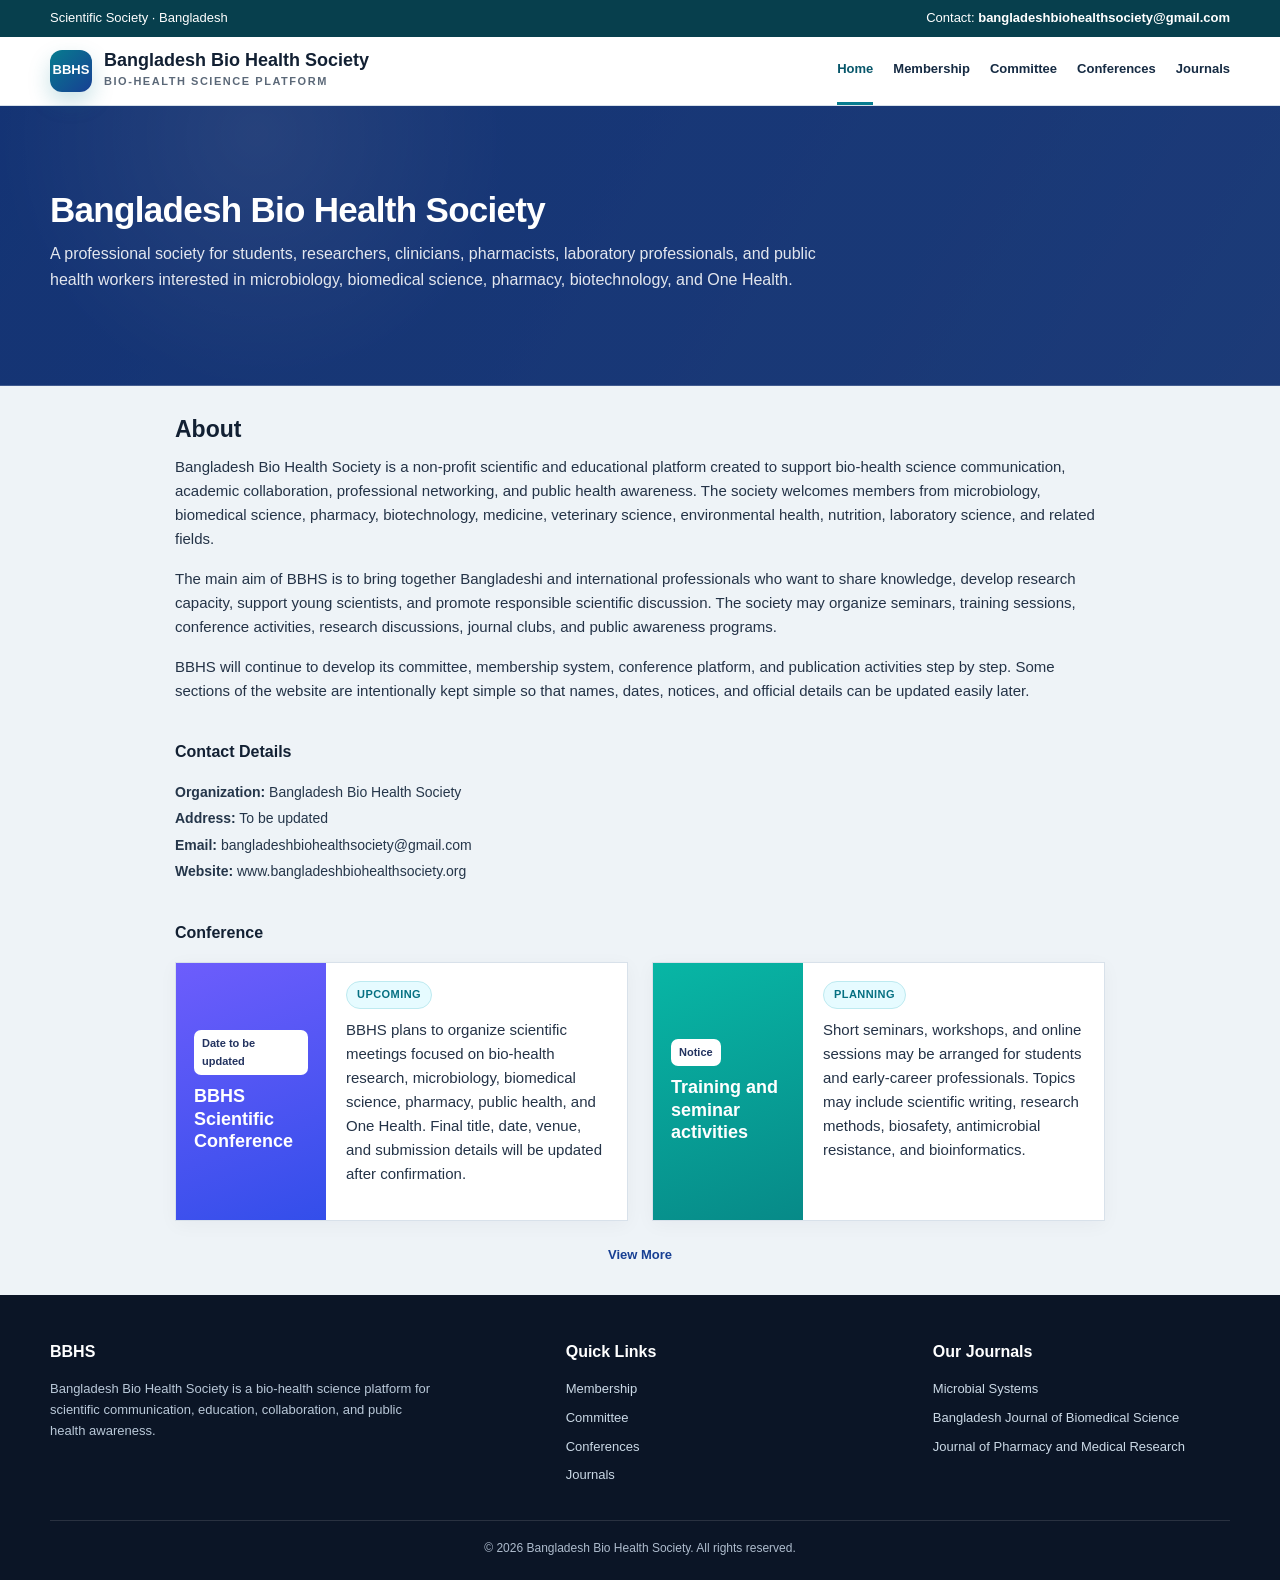
<file: index.html>
<!doctype html>
<html lang="en">
<head>
  <meta charset="utf-8">
  <meta name="viewport" content="width=device-width, initial-scale=1">
  <title>Bangladesh Bio Health Society</title>
  <meta name="description" content="Bangladesh Bio Health Society is a professional platform for bio-health science communication, education, collaboration, and public health awareness.">
  <link rel="stylesheet" href="style.css">
</head>
<body>
<div class="topbar">
  <div class="container">
    <div>Scientific Society · Bangladesh</div>
    <div>Contact: <a href="mailto:bangladeshbiohealthsociety@gmail.com">bangladeshbiohealthsociety@gmail.com</a></div>
  </div>
</div>
<header class="site-header">
  <div class="container nav">
    <a class="brand" href="index.html" aria-label="Bangladesh Bio Health Society home">
      <span class="brand-mark">BBHS</span>
      <span><strong>Bangladesh Bio Health Society</strong><small>Bio-health science platform</small></span>
    </a>
    <button class="nav-toggle" type="button" aria-expanded="false" aria-label="Open menu">Menu</button>
    <nav class="menu" aria-label="Main navigation">
      <a class="active" href="index.html">Home</a>
      <a href="membership.html">Membership</a>
      <a href="committee.html">Committee</a>
      <a href="conferences.html">Conferences</a>
      <a href="journals.html">Journals</a>
    </nav>
  </div>
</header>
<main>
  <section class="hero">
    <div class="container">
      <h1>Bangladesh Bio Health Society</h1>
      <p>A professional society for students, researchers, clinicians, pharmacists, laboratory professionals, and public health workers interested in microbiology, biomedical science, pharmacy, biotechnology, and One Health.</p>
    </div>
  </section>

  <section class="home-main">
    <div class="container content-box">
      <h2>About</h2>
      <p>Bangladesh Bio Health Society is a non-profit scientific and educational platform created to support bio-health science communication, academic collaboration, professional networking, and public health awareness. The society welcomes members from microbiology, biomedical science, pharmacy, biotechnology, medicine, veterinary science, environmental health, nutrition, laboratory science, and related fields.</p>
      <p>The main aim of BBHS is to bring together Bangladeshi and international professionals who want to share knowledge, develop research capacity, support young scientists, and promote responsible scientific discussion. The society may organize seminars, training sessions, conference activities, research discussions, journal clubs, and public awareness programs.</p>
      <p>BBHS will continue to develop its committee, membership system, conference platform, and publication activities step by step. Some sections of the website are intentionally kept simple so that names, dates, notices, and official details can be updated easily later.</p>

      <div class="contact-block">
        <h3>Contact Details</h3>
        <div class="contact-lines">
          <div><strong>Organization:</strong> Bangladesh Bio Health Society</div>
          <div><strong>Address:</strong> To be updated</div>
          <div><strong>Email:</strong> bangladeshbiohealthsociety@gmail.com</div>
          <div><strong>Website:</strong> www.bangladeshbiohealthsociety.org</div>
        </div>
      </div>

      <div class="home-conferences">
        <h3>Conference</h3>
        <div class="conference-row">
          <article class="conference-card">
            <div class="conference-date">
              <span class="date-pill">Date to be updated</span>
              <strong>BBHS Scientific Conference</strong>
            </div>
            <div class="conference-body">
              <span class="badge">Upcoming</span>
              <p>BBHS plans to organize scientific meetings focused on bio-health research, microbiology, biomedical science, pharmacy, public health, and One Health. Final title, date, venue, and submission details will be updated after confirmation.</p>
            </div>
          </article>
          <article class="conference-card">
            <div class="conference-date teal">
              <span class="date-pill">Notice</span>
              <strong>Training and seminar activities</strong>
            </div>
            <div class="conference-body">
              <span class="badge">Planning</span>
              <p>Short seminars, workshops, and online sessions may be arranged for students and early-career professionals. Topics may include scientific writing, research methods, biosafety, antimicrobial resistance, and bioinformatics.</p>
            </div>
          </article>
        </div>
        <a class="view-more" href="conferences.html">View More</a>
      </div>
    </div>
  </section>
</main>
<footer>
  <div class="container footer-main">
    <div>
      <h3>BBHS</h3>
      <p>Bangladesh Bio Health Society is a bio-health science platform for scientific communication, education, collaboration, and public health awareness.</p>
    </div>
    <div>
      <h3>Quick Links</h3>
      <div class="footer-links">
        <a href="membership.html">Membership</a>
        <a href="committee.html">Committee</a>
        <a href="conferences.html">Conferences</a>
        <a href="journals.html">Journals</a>
      </div>
    </div>
    <div>
      <h3>Our Journals</h3>
      <div class="footer-links">
        <a href="journals.html">Microbial Systems</a>
        <a href="journals.html">Bangladesh Journal of Biomedical Science</a>
        <a href="journals.html">Journal of Pharmacy and Medical Research</a>
      </div>
    </div>
  </div>
  <div class="container copyright">© 2026 Bangladesh Bio Health Society. All rights reserved.</div>
</footer>
<script src="script.js"></script>
</body>
</html>
</file>
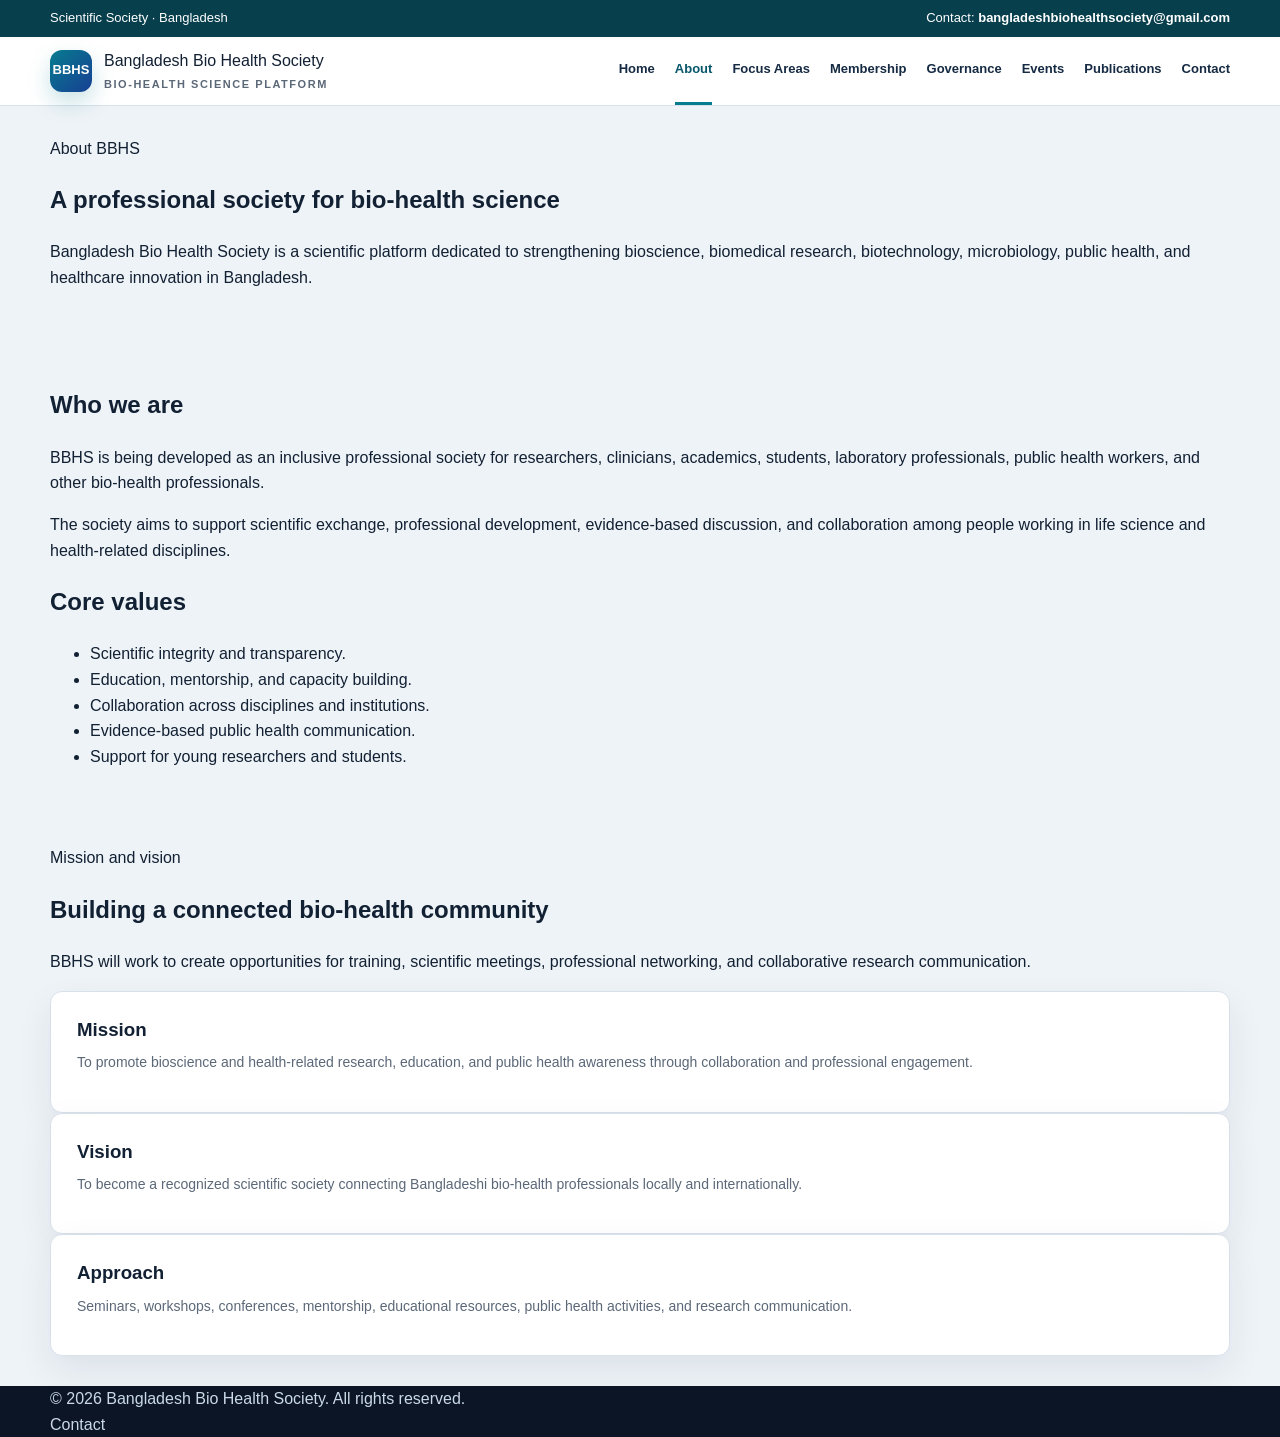
<file: about.html>
<!doctype html>
<html lang="en">
<head>
  <meta charset="utf-8">
  <meta name="viewport" content="width=device-width, initial-scale=1">
  <title>About | Bangladesh Bio Health Society</title>
  <meta name="description" content="About Bangladesh Bio Health Society.">
  <link rel="canonical" href="https://www.bangladeshbiohealthsociety.org/">
  <link rel="stylesheet" href="style.css">
</head>
<body>
<div class="topbar">
  <div class="container">
    <div>Scientific Society · Bangladesh</div>
    <div>Contact: <a href="mailto:bangladeshbiohealthsociety@gmail.com">bangladeshbiohealthsociety@gmail.com</a></div>
  </div>
</div>
<header class="site-header">
  <div class="container nav">
    <a class="brand" href="index.html" aria-label="Bangladesh Bio Health Society home">
      <span class="brand-mark">BBHS</span>
      <span>Bangladesh Bio Health Society <small>Bio-health science platform</small></span>
    </a>
    <nav class="menu" aria-label="Main navigation">
      <a class="" href="index.html">Home</a>
<a class="active" href="about.html">About</a>
<a class="" href="focus.html">Focus Areas</a>
<a class="" href="membership.html">Membership</a>
<a class="" href="governance.html">Governance</a>
<a class="" href="events.html">Events</a>
<a class="" href="publications.html">Publications</a>
<a class="" href="contact.html">Contact</a>
    </nav>
  </div>
</header>
<main>
  <section class="page-hero">
    <div class="container">
      <span class="eyebrow">About BBHS</span>
      <h1>A professional society for bio-health science</h1>
      <p>Bangladesh Bio Health Society is a scientific platform dedicated to strengthening bioscience, biomedical research, biotechnology, microbiology, public health, and healthcare innovation in Bangladesh.</p>
    </div>
  </section>
  <section>
    <div class="container about-grid">
      <div class="text-block">
        <h2>Who we are</h2>
        <p>BBHS is being developed as an inclusive professional society for researchers, clinicians, academics, students, laboratory professionals, public health workers, and other bio-health professionals.</p>
        <p>The society aims to support scientific exchange, professional development, evidence-based discussion, and collaboration among people working in life science and health-related disciplines.</p>
      </div>
      <div class="panel">
        <h2>Core values</h2>
        <ul class="checklist">
          <li>Scientific integrity and transparency.</li>
          <li>Education, mentorship, and capacity building.</li>
          <li>Collaboration across disciplines and institutions.</li>
          <li>Evidence-based public health communication.</li>
          <li>Support for young researchers and students.</li>
        </ul>
      </div>
    </div>
  </section>
  <section class="about-band">
    <div class="container">
      <div class="section-title"><div class="label">Mission and vision</div><h2>Building a connected bio-health community</h2><p>BBHS will work to create opportunities for training, scientific meetings, professional networking, and collaborative research communication.</p></div>
      <div class="cards">
        <article class="card"><h3>Mission</h3><p>To promote bioscience and health-related research, education, and public health awareness through collaboration and professional engagement.</p></article>
        <article class="card"><h3>Vision</h3><p>To become a recognized scientific society connecting Bangladeshi bio-health professionals locally and internationally.</p></article>
        <article class="card"><h3>Approach</h3><p>Seminars, workshops, conferences, mentorship, educational resources, public health activities, and research communication.</p></article>
      </div>
    </div>
  </section>
</main>
<footer>
  <div class="container">
    <div>© 2026 Bangladesh Bio Health Society. All rights reserved.</div>
    <div><a href="contact.html">Contact</a></div>
  </div>
</footer>
</body>
</html>
</file>
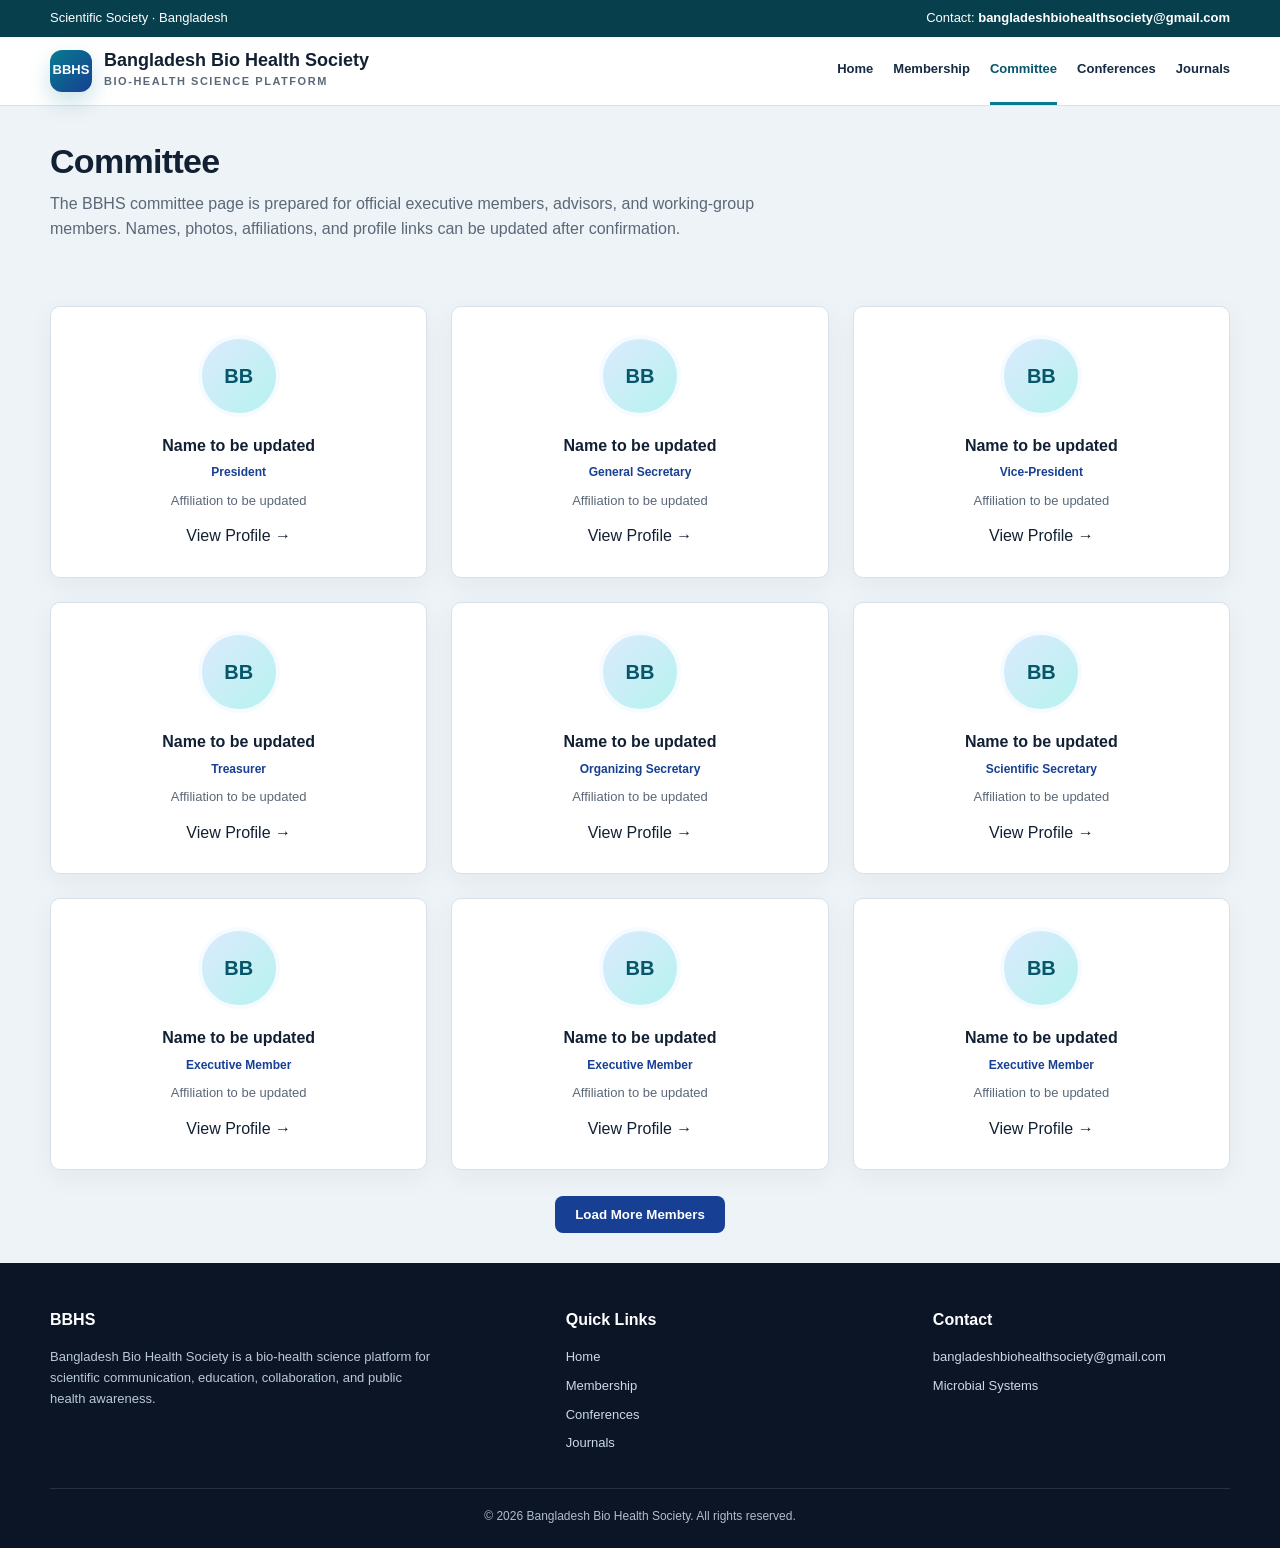
<file: committee.html>
<!doctype html>
<html lang="en">
<head>
  <meta charset="utf-8">
  <meta name="viewport" content="width=device-width, initial-scale=1">
  <title>Committee | Bangladesh Bio Health Society</title>
  <meta name="description" content="Committee members of Bangladesh Bio Health Society.">
  <link rel="stylesheet" href="style.css">
</head>
<body>
<div class="topbar">
  <div class="container">
    <div>Scientific Society · Bangladesh</div>
    <div>Contact: <a href="mailto:bangladeshbiohealthsociety@gmail.com">bangladeshbiohealthsociety@gmail.com</a></div>
  </div>
</div>
<header class="site-header">
  <div class="container nav">
    <a class="brand" href="index.html" aria-label="Bangladesh Bio Health Society home">
      <span class="brand-mark">BBHS</span>
      <span><strong>Bangladesh Bio Health Society</strong><small>Bio-health science platform</small></span>
    </a>
    <button class="nav-toggle" type="button" aria-expanded="false" aria-label="Open menu">Menu</button>
    <nav class="menu" aria-label="Main navigation">
      <a href="index.html">Home</a>
      <a href="membership.html">Membership</a>
      <a class="active" href="committee.html">Committee</a>
      <a href="conferences.html">Conferences</a>
      <a href="journals.html">Journals</a>
    </nav>
  </div>
</header>
<main>
  <section class="page-title">
    <div class="container">
      <h1>Committee</h1>
      <p>The BBHS committee page is prepared for official executive members, advisors, and working-group members. Names, photos, affiliations, and profile links can be updated after confirmation.</p>
    </div>
  </section>

  <section>
    <div class="container member-grid">
      <article class="member-card">
        <div class="avatar">BB</div>
        <h3>Name to be updated</h3>
        <div class="role">President</div>
        <p>Affiliation to be updated</p>
        <a href="#">View Profile →</a>
      </article>
      <article class="member-card">
        <div class="avatar">BB</div>
        <h3>Name to be updated</h3>
        <div class="role">General Secretary</div>
        <p>Affiliation to be updated</p>
        <a href="#">View Profile →</a>
      </article>
      <article class="member-card">
        <div class="avatar">BB</div>
        <h3>Name to be updated</h3>
        <div class="role">Vice-President</div>
        <p>Affiliation to be updated</p>
        <a href="#">View Profile →</a>
      </article>
      <article class="member-card">
        <div class="avatar">BB</div>
        <h3>Name to be updated</h3>
        <div class="role">Treasurer</div>
        <p>Affiliation to be updated</p>
        <a href="#">View Profile →</a>
      </article>
      <article class="member-card">
        <div class="avatar">BB</div>
        <h3>Name to be updated</h3>
        <div class="role">Organizing Secretary</div>
        <p>Affiliation to be updated</p>
        <a href="#">View Profile →</a>
      </article>
      <article class="member-card">
        <div class="avatar">BB</div>
        <h3>Name to be updated</h3>
        <div class="role">Scientific Secretary</div>
        <p>Affiliation to be updated</p>
        <a href="#">View Profile →</a>
      </article>
      <article class="member-card">
        <div class="avatar">BB</div>
        <h3>Name to be updated</h3>
        <div class="role">Executive Member</div>
        <p>Affiliation to be updated</p>
        <a href="#">View Profile →</a>
      </article>
      <article class="member-card">
        <div class="avatar">BB</div>
        <h3>Name to be updated</h3>
        <div class="role">Executive Member</div>
        <p>Affiliation to be updated</p>
        <a href="#">View Profile →</a>
      </article>
      <article class="member-card">
        <div class="avatar">BB</div>
        <h3>Name to be updated</h3>
        <div class="role">Executive Member</div>
        <p>Affiliation to be updated</p>
        <a href="#">View Profile →</a>
      </article>
      <article class="member-card hidden-members">
        <div class="avatar">BB</div>
        <h3>Name to be updated</h3>
        <div class="role">Advisory Member</div>
        <p>Affiliation to be updated</p>
        <a href="#">View Profile →</a>
      </article>
      <article class="member-card hidden-members">
        <div class="avatar">BB</div>
        <h3>Name to be updated</h3>
        <div class="role">Advisory Member</div>
        <p>Affiliation to be updated</p>
        <a href="#">View Profile →</a>
      </article>
      <article class="member-card hidden-members">
        <div class="avatar">BB</div>
        <h3>Name to be updated</h3>
        <div class="role">Working Group Member</div>
        <p>Affiliation to be updated</p>
        <a href="#">View Profile →</a>
      </article>
    </div>
    <button class="load-btn" data-load-members type="button">Load More Members</button>
  </section>
</main>
<footer>
  <div class="container footer-main">
    <div><h3>BBHS</h3><p>Bangladesh Bio Health Society is a bio-health science platform for scientific communication, education, collaboration, and public health awareness.</p></div>
    <div><h3>Quick Links</h3><div class="footer-links"><a href="index.html">Home</a><a href="membership.html">Membership</a><a href="conferences.html">Conferences</a><a href="journals.html">Journals</a></div></div>
    <div><h3>Contact</h3><div class="footer-links"><a href="mailto:bangladeshbiohealthsociety@gmail.com">bangladeshbiohealthsociety@gmail.com</a><a href="journals.html">Microbial Systems</a></div></div>
  </div>
  <div class="container copyright">© 2026 Bangladesh Bio Health Society. All rights reserved.</div>
</footer>
<script src="script.js"></script>
</body>
</html>
</file>
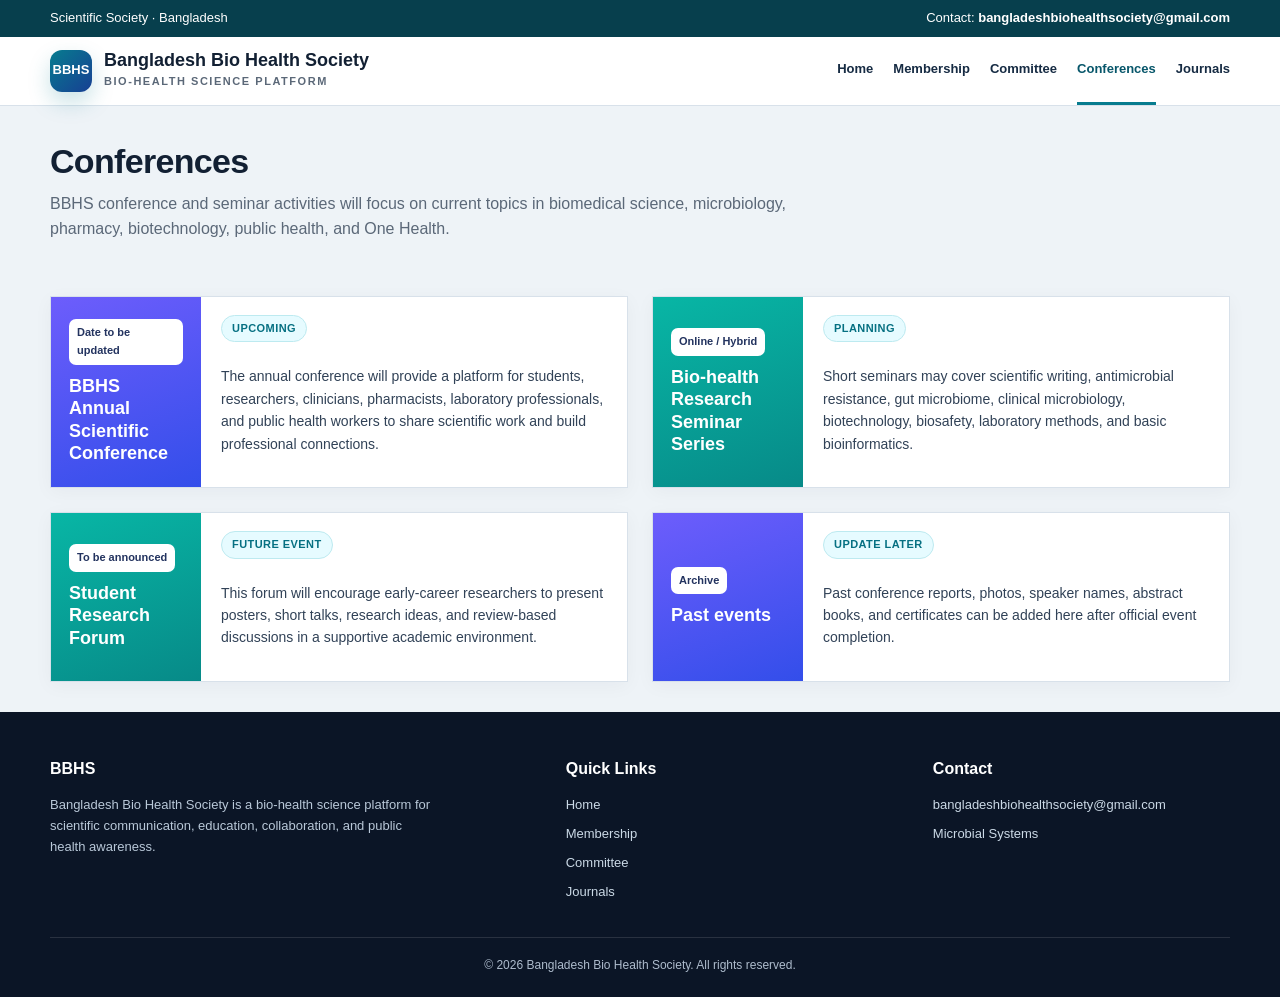
<file: conferences.html>
<!doctype html>
<html lang="en">
<head>
  <meta charset="utf-8">
  <meta name="viewport" content="width=device-width, initial-scale=1">
  <title>Conferences | Bangladesh Bio Health Society</title>
  <meta name="description" content="Conferences, seminars, and scientific events of Bangladesh Bio Health Society.">
  <link rel="stylesheet" href="style.css">
</head>
<body>
<div class="topbar"><div class="container"><div>Scientific Society · Bangladesh</div><div>Contact: <a href="mailto:bangladeshbiohealthsociety@gmail.com">bangladeshbiohealthsociety@gmail.com</a></div></div></div>
<header class="site-header"><div class="container nav"><a class="brand" href="index.html"><span class="brand-mark">BBHS</span><span><strong>Bangladesh Bio Health Society</strong><small>Bio-health science platform</small></span></a><button class="nav-toggle" type="button" aria-expanded="false" aria-label="Open menu">Menu</button><nav class="menu"><a href="index.html">Home</a><a href="membership.html">Membership</a><a href="committee.html">Committee</a><a class="active" href="conferences.html">Conferences</a><a href="journals.html">Journals</a></nav></div></header>
<main>
  <section class="page-title">
    <div class="container">
      <h1>Conferences</h1>
      <p>BBHS conference and seminar activities will focus on current topics in biomedical science, microbiology, pharmacy, biotechnology, public health, and One Health.</p>
    </div>
  </section>

  <section>
    <div class="container conference-row">
      <article class="conference-card">
        <div class="conference-date">
          <span class="date-pill">Date to be updated</span>
          <strong>BBHS Annual Scientific Conference</strong>
        </div>
        <div class="conference-body">
          <span class="badge">Upcoming</span>
          <p>The annual conference will provide a platform for students, researchers, clinicians, pharmacists, laboratory professionals, and public health workers to share scientific work and build professional connections.</p>
        </div>
      </article>
      <article class="conference-card">
        <div class="conference-date teal">
          <span class="date-pill">Online / Hybrid</span>
          <strong>Bio-health Research Seminar Series</strong>
        </div>
        <div class="conference-body">
          <span class="badge">Planning</span>
          <p>Short seminars may cover scientific writing, antimicrobial resistance, gut microbiome, clinical microbiology, biotechnology, biosafety, laboratory methods, and basic bioinformatics.</p>
        </div>
      </article>
      <article class="conference-card">
        <div class="conference-date teal">
          <span class="date-pill">To be announced</span>
          <strong>Student Research Forum</strong>
        </div>
        <div class="conference-body">
          <span class="badge">Future event</span>
          <p>This forum will encourage early-career researchers to present posters, short talks, research ideas, and review-based discussions in a supportive academic environment.</p>
        </div>
      </article>
      <article class="conference-card">
        <div class="conference-date">
          <span class="date-pill">Archive</span>
          <strong>Past events</strong>
        </div>
        <div class="conference-body">
          <span class="badge">Update later</span>
          <p>Past conference reports, photos, speaker names, abstract books, and certificates can be added here after official event completion.</p>
        </div>
      </article>
    </div>
  </section>
</main>
<footer>
  <div class="container footer-main"><div><h3>BBHS</h3><p>Bangladesh Bio Health Society is a bio-health science platform for scientific communication, education, collaboration, and public health awareness.</p></div><div><h3>Quick Links</h3><div class="footer-links"><a href="index.html">Home</a><a href="membership.html">Membership</a><a href="committee.html">Committee</a><a href="journals.html">Journals</a></div></div><div><h3>Contact</h3><div class="footer-links"><a href="mailto:bangladeshbiohealthsociety@gmail.com">bangladeshbiohealthsociety@gmail.com</a><a href="journals.html">Microbial Systems</a></div></div></div>
  <div class="container copyright">© 2026 Bangladesh Bio Health Society. All rights reserved.</div>
</footer>
<script src="script.js"></script>
</body>
</html>
</file>
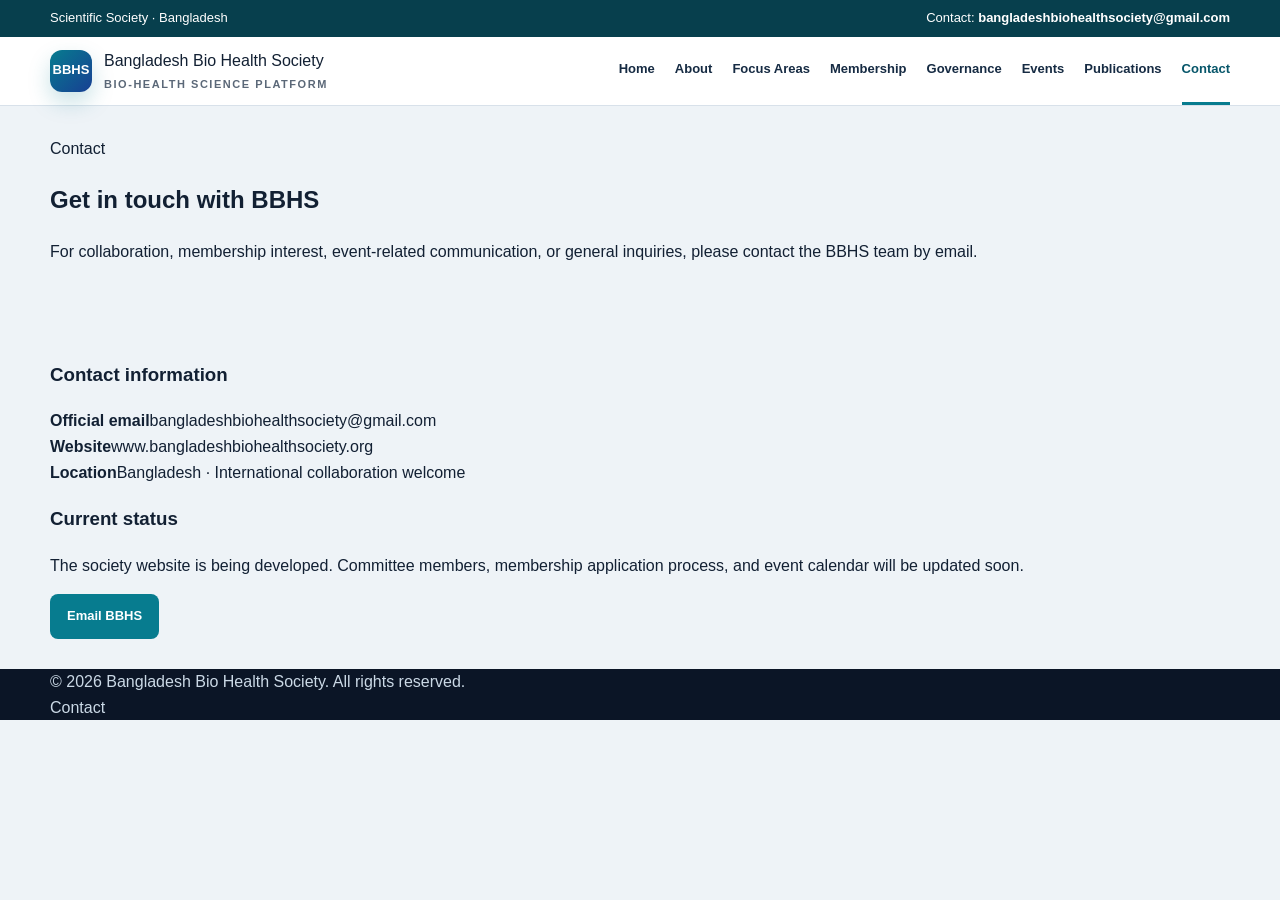
<file: contact.html>
<!doctype html>
<html lang="en">
<head>
  <meta charset="utf-8">
  <meta name="viewport" content="width=device-width, initial-scale=1">
  <title>Contact | Bangladesh Bio Health Society</title>
  <meta name="description" content="Contact Bangladesh Bio Health Society.">
  <link rel="canonical" href="https://www.bangladeshbiohealthsociety.org/">
  <link rel="stylesheet" href="style.css">
</head>
<body>
<div class="topbar">
  <div class="container">
    <div>Scientific Society · Bangladesh</div>
    <div>Contact: <a href="mailto:bangladeshbiohealthsociety@gmail.com">bangladeshbiohealthsociety@gmail.com</a></div>
  </div>
</div>
<header class="site-header">
  <div class="container nav">
    <a class="brand" href="index.html" aria-label="Bangladesh Bio Health Society home">
      <span class="brand-mark">BBHS</span>
      <span>Bangladesh Bio Health Society <small>Bio-health science platform</small></span>
    </a>
    <nav class="menu" aria-label="Main navigation">
      <a class="" href="index.html">Home</a>
<a class="" href="about.html">About</a>
<a class="" href="focus.html">Focus Areas</a>
<a class="" href="membership.html">Membership</a>
<a class="" href="governance.html">Governance</a>
<a class="" href="events.html">Events</a>
<a class="" href="publications.html">Publications</a>
<a class="active" href="contact.html">Contact</a>
    </nav>
  </div>
</header>
<main>
  <section class="page-hero"><div class="container"><span class="eyebrow">Contact</span><h1>Get in touch with BBHS</h1><p>For collaboration, membership interest, event-related communication, or general inquiries, please contact the BBHS team by email.</p></div></section>
  <section><div class="container contact-grid">
    <div class="contact-box"><h3>Contact information</h3><div class="contact-item"><strong>Official email</strong><a href="mailto:bangladeshbiohealthsociety@gmail.com">bangladeshbiohealthsociety@gmail.com</a></div><div class="contact-item"><strong>Website</strong><span>www.bangladeshbiohealthsociety.org</span></div><div class="contact-item"><strong>Location</strong><span>Bangladesh · International collaboration welcome</span></div></div>
    <div class="contact-box"><h3>Current status</h3><p>The society website is being developed. Committee members, membership application process, and event calendar will be updated soon.</p><a class="btn btn-primary" href="mailto:bangladeshbiohealthsociety@gmail.com">Email BBHS</a></div>
  </div></section>
</main>
<footer>
  <div class="container">
    <div>© 2026 Bangladesh Bio Health Society. All rights reserved.</div>
    <div><a href="contact.html">Contact</a></div>
  </div>
</footer>
</body>
</html>
</file>
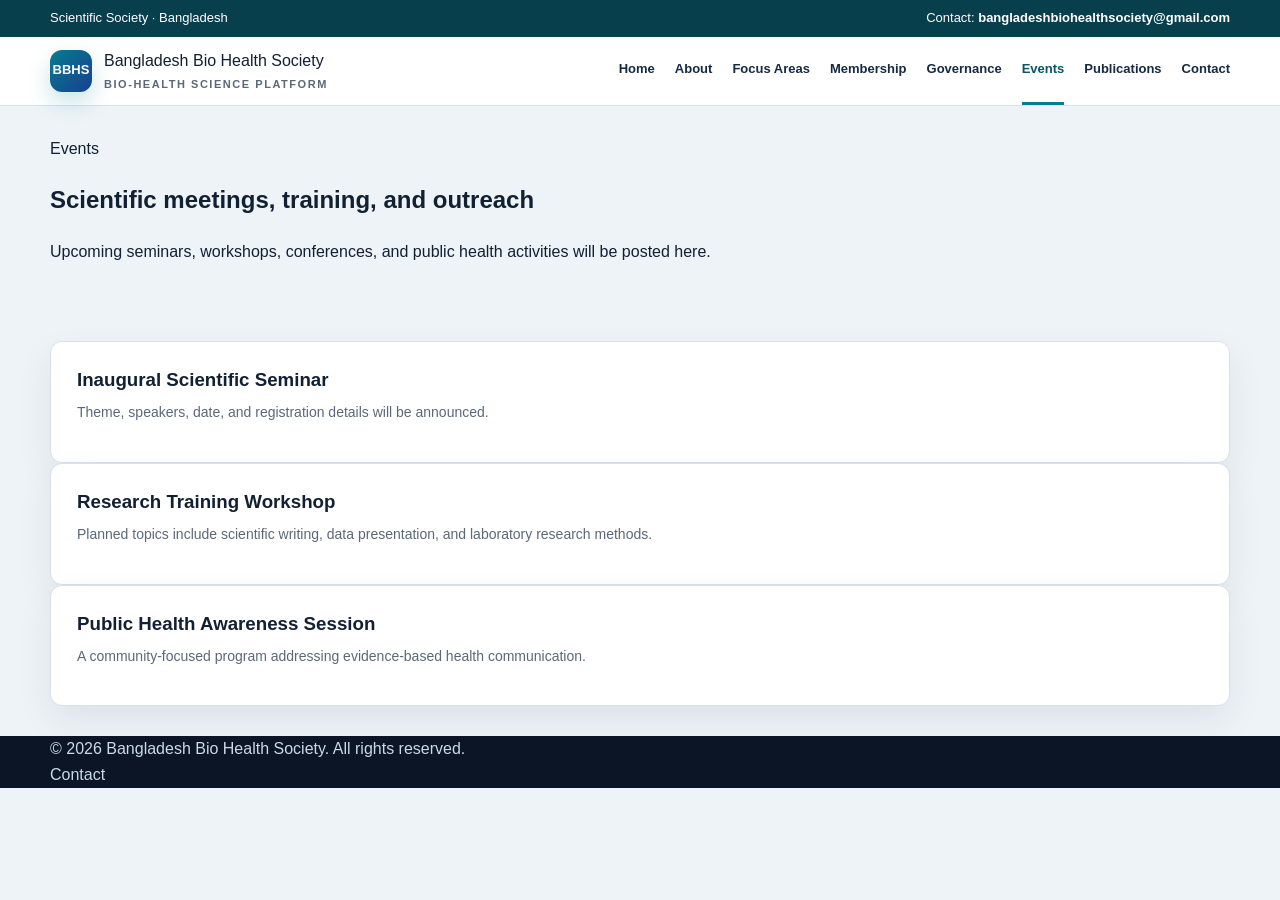
<file: events.html>
<!doctype html>
<html lang="en">
<head>
  <meta charset="utf-8">
  <meta name="viewport" content="width=device-width, initial-scale=1">
  <title>Events | Bangladesh Bio Health Society</title>
  <meta name="description" content="Events and programs of Bangladesh Bio Health Society.">
  <link rel="canonical" href="https://www.bangladeshbiohealthsociety.org/">
  <link rel="stylesheet" href="style.css">
</head>
<body>
<div class="topbar">
  <div class="container">
    <div>Scientific Society · Bangladesh</div>
    <div>Contact: <a href="mailto:bangladeshbiohealthsociety@gmail.com">bangladeshbiohealthsociety@gmail.com</a></div>
  </div>
</div>
<header class="site-header">
  <div class="container nav">
    <a class="brand" href="index.html" aria-label="Bangladesh Bio Health Society home">
      <span class="brand-mark">BBHS</span>
      <span>Bangladesh Bio Health Society <small>Bio-health science platform</small></span>
    </a>
    <nav class="menu" aria-label="Main navigation">
      <a class="" href="index.html">Home</a>
<a class="" href="about.html">About</a>
<a class="" href="focus.html">Focus Areas</a>
<a class="" href="membership.html">Membership</a>
<a class="" href="governance.html">Governance</a>
<a class="active" href="events.html">Events</a>
<a class="" href="publications.html">Publications</a>
<a class="" href="contact.html">Contact</a>
    </nav>
  </div>
</header>
<main>
  <section class="page-hero"><div class="container"><span class="eyebrow">Events</span><h1>Scientific meetings, training, and outreach</h1><p>Upcoming seminars, workshops, conferences, and public health activities will be posted here.</p></div></section>
  <section><div class="container cards">
    <article class="card"><h3>Inaugural Scientific Seminar</h3><p>Theme, speakers, date, and registration details will be announced.</p></article>
    <article class="card"><h3>Research Training Workshop</h3><p>Planned topics include scientific writing, data presentation, and laboratory research methods.</p></article>
    <article class="card"><h3>Public Health Awareness Session</h3><p>A community-focused program addressing evidence-based health communication.</p></article>
  </div></section>
</main>
<footer>
  <div class="container">
    <div>© 2026 Bangladesh Bio Health Society. All rights reserved.</div>
    <div><a href="contact.html">Contact</a></div>
  </div>
</footer>
</body>
</html>
</file>
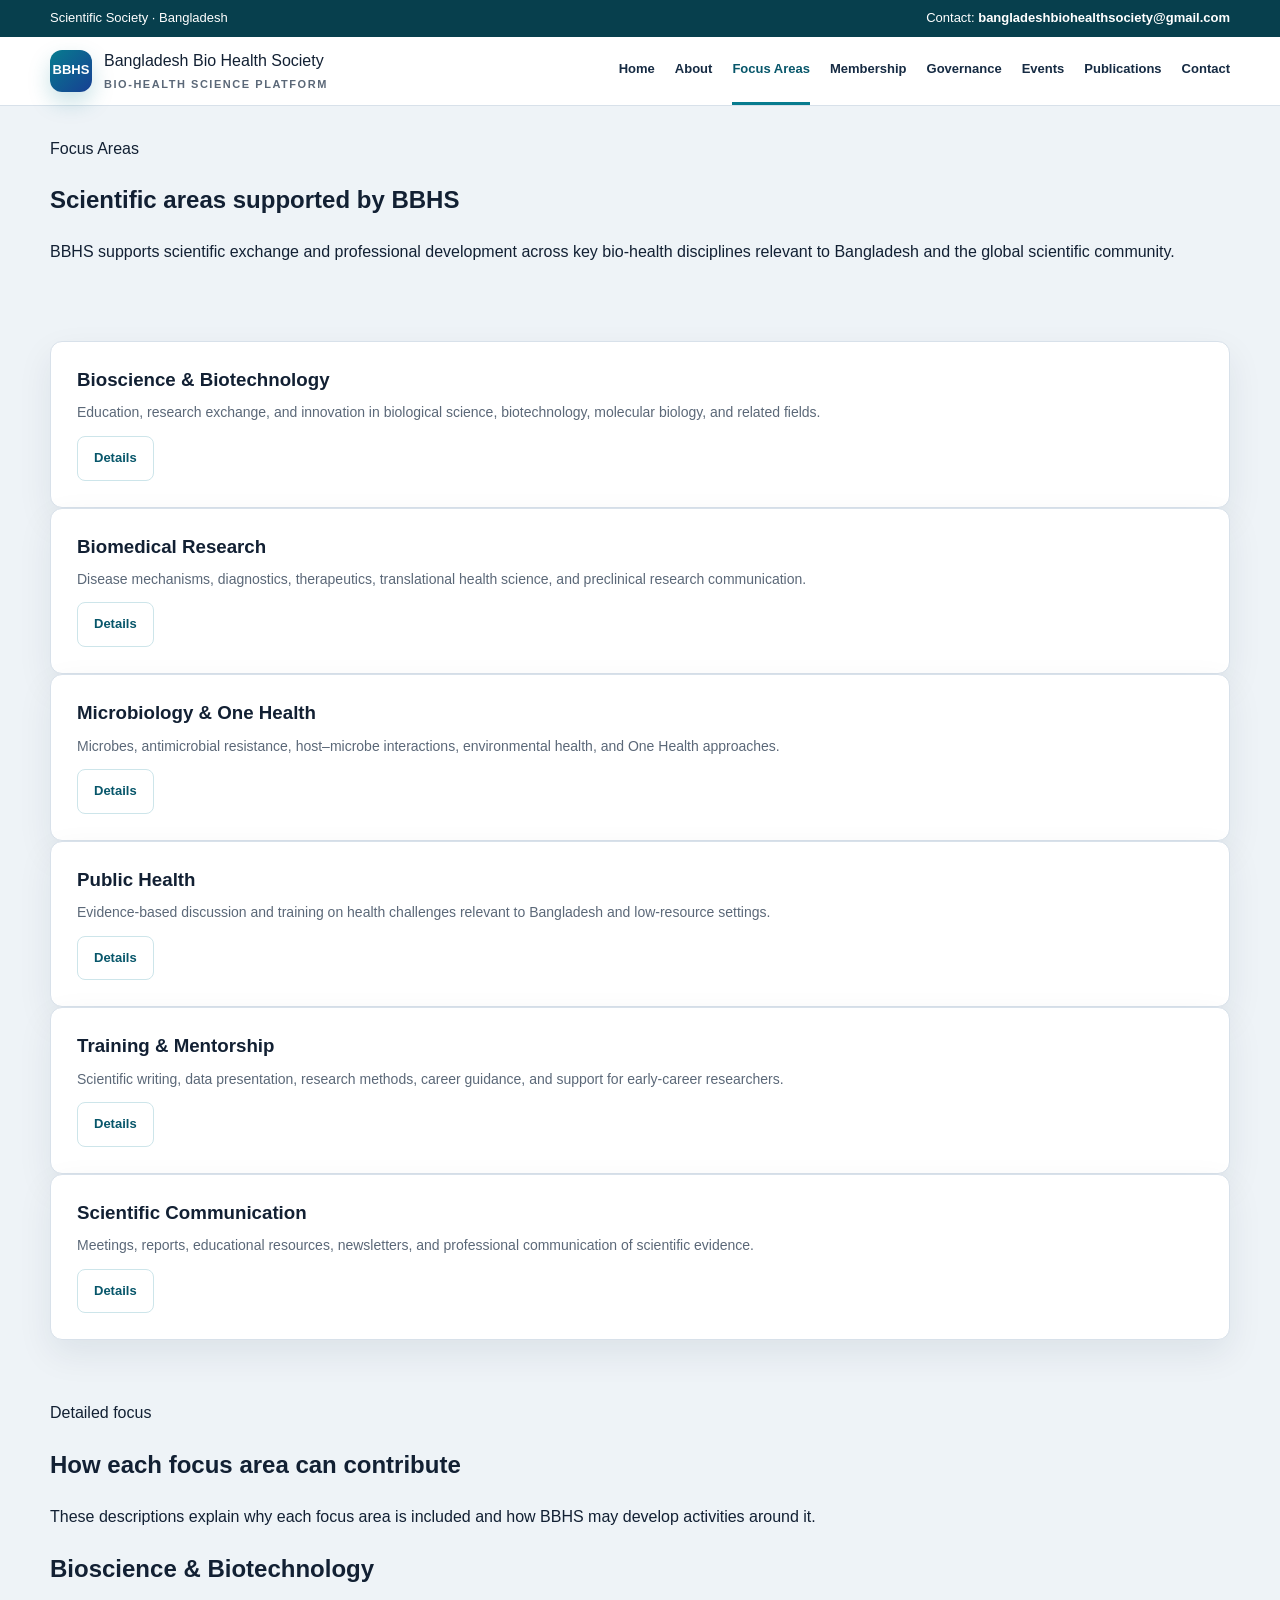
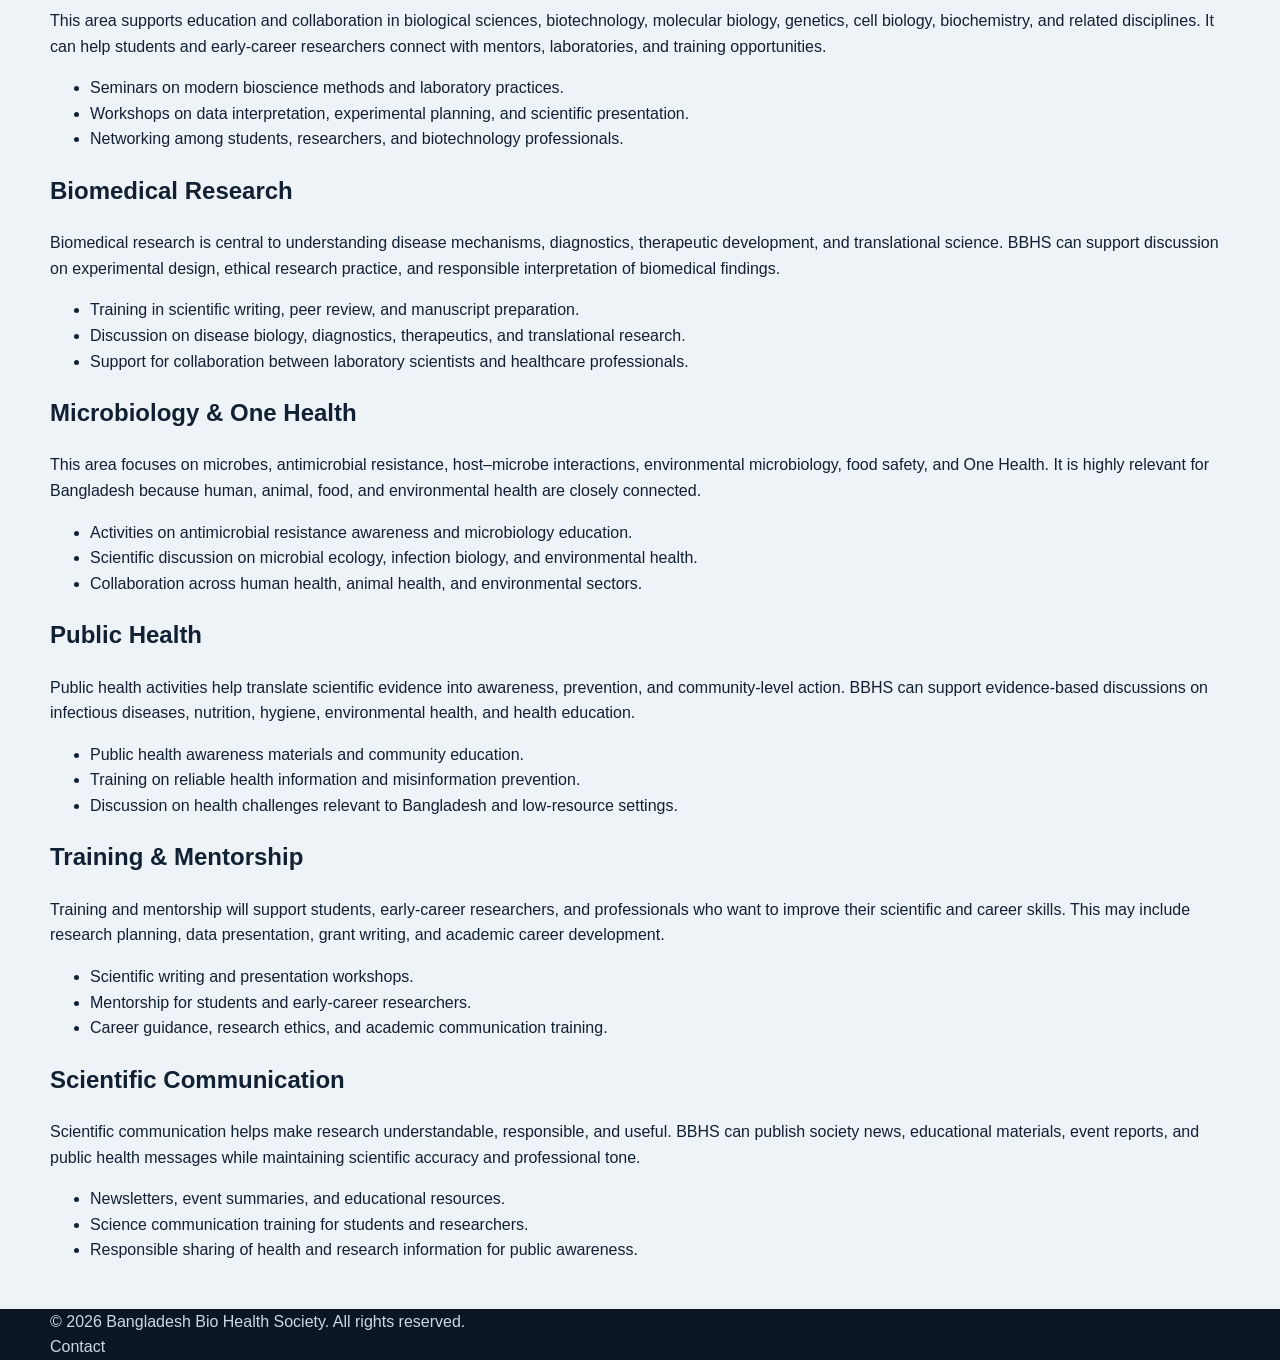
<file: focus.html>
<!doctype html>
<html lang="en">
<head>
  <meta charset="utf-8">
  <meta name="viewport" content="width=device-width, initial-scale=1">
  <title>Focus Areas | Bangladesh Bio Health Society</title>
  <meta name="description" content="Focus areas of Bangladesh Bio Health Society.">
  <link rel="canonical" href="https://www.bangladeshbiohealthsociety.org/">
  <link rel="stylesheet" href="style.css">
</head>
<body>
<div class="topbar">
  <div class="container">
    <div>Scientific Society · Bangladesh</div>
    <div>Contact: <a href="mailto:bangladeshbiohealthsociety@gmail.com">bangladeshbiohealthsociety@gmail.com</a></div>
  </div>
</div>
<header class="site-header">
  <div class="container nav">
    <a class="brand" href="index.html" aria-label="Bangladesh Bio Health Society home">
      <span class="brand-mark">BBHS</span>
      <span>Bangladesh Bio Health Society <small>Bio-health science platform</small></span>
    </a>
    <nav class="menu" aria-label="Main navigation">
      <a class="" href="index.html">Home</a>
<a class="" href="about.html">About</a>
<a class="active" href="focus.html">Focus Areas</a>
<a class="" href="membership.html">Membership</a>
<a class="" href="governance.html">Governance</a>
<a class="" href="events.html">Events</a>
<a class="" href="publications.html">Publications</a>
<a class="" href="contact.html">Contact</a>
    </nav>
  </div>
</header>
<main>
  <section class="page-hero">
    <div class="container">
      <span class="eyebrow">Focus Areas</span>
      <h1>Scientific areas supported by BBHS</h1>
      <p>BBHS supports scientific exchange and professional development across key bio-health disciplines relevant to Bangladesh and the global scientific community.</p>
    </div>
  </section>

  <section>
    <div class="container cards">
      <article class="card"><h3>Bioscience & Biotechnology</h3><p>Education, research exchange, and innovation in biological science, biotechnology, molecular biology, and related fields.</p><a class="btn btn-light" href="#bioscience">Details</a></article>
      <article class="card"><h3>Biomedical Research</h3><p>Disease mechanisms, diagnostics, therapeutics, translational health science, and preclinical research communication.</p><a class="btn btn-light" href="#biomedical">Details</a></article>
      <article class="card"><h3>Microbiology & One Health</h3><p>Microbes, antimicrobial resistance, host–microbe interactions, environmental health, and One Health approaches.</p><a class="btn btn-light" href="#microbiology">Details</a></article>
      <article class="card"><h3>Public Health</h3><p>Evidence-based discussion and training on health challenges relevant to Bangladesh and low-resource settings.</p><a class="btn btn-light" href="#public-health">Details</a></article>
      <article class="card"><h3>Training & Mentorship</h3><p>Scientific writing, data presentation, research methods, career guidance, and support for early-career researchers.</p><a class="btn btn-light" href="#training">Details</a></article>
      <article class="card"><h3>Scientific Communication</h3><p>Meetings, reports, educational resources, newsletters, and professional communication of scientific evidence.</p><a class="btn btn-light" href="#communication">Details</a></article>
    </div>
  </section>

  <section class="about-band">
    <div class="container">
      <div class="section-title">
        <div class="label">Detailed focus</div>
        <h2>How each focus area can contribute</h2>
        <p>These descriptions explain why each focus area is included and how BBHS may develop activities around it.</p>
      </div>

      <div id="bioscience" class="detail-section">
        <h2>Bioscience & Biotechnology</h2>
        <p>This area supports education and collaboration in biological sciences, biotechnology, molecular biology, genetics, cell biology, biochemistry, and related disciplines. It can help students and early-career researchers connect with mentors, laboratories, and training opportunities.</p>
        <ul class="detail-list">
          <li>Seminars on modern bioscience methods and laboratory practices.</li>
          <li>Workshops on data interpretation, experimental planning, and scientific presentation.</li>
          <li>Networking among students, researchers, and biotechnology professionals.</li>
        </ul>
      </div>

      <div id="biomedical" class="detail-section">
        <h2>Biomedical Research</h2>
        <p>Biomedical research is central to understanding disease mechanisms, diagnostics, therapeutic development, and translational science. BBHS can support discussion on experimental design, ethical research practice, and responsible interpretation of biomedical findings.</p>
        <ul class="detail-list">
          <li>Training in scientific writing, peer review, and manuscript preparation.</li>
          <li>Discussion on disease biology, diagnostics, therapeutics, and translational research.</li>
          <li>Support for collaboration between laboratory scientists and healthcare professionals.</li>
        </ul>
      </div>

      <div id="microbiology" class="detail-section">
        <h2>Microbiology & One Health</h2>
        <p>This area focuses on microbes, antimicrobial resistance, host–microbe interactions, environmental microbiology, food safety, and One Health. It is highly relevant for Bangladesh because human, animal, food, and environmental health are closely connected.</p>
        <ul class="detail-list">
          <li>Activities on antimicrobial resistance awareness and microbiology education.</li>
          <li>Scientific discussion on microbial ecology, infection biology, and environmental health.</li>
          <li>Collaboration across human health, animal health, and environmental sectors.</li>
        </ul>
      </div>

      <div id="public-health" class="detail-section">
        <h2>Public Health</h2>
        <p>Public health activities help translate scientific evidence into awareness, prevention, and community-level action. BBHS can support evidence-based discussions on infectious diseases, nutrition, hygiene, environmental health, and health education.</p>
        <ul class="detail-list">
          <li>Public health awareness materials and community education.</li>
          <li>Training on reliable health information and misinformation prevention.</li>
          <li>Discussion on health challenges relevant to Bangladesh and low-resource settings.</li>
        </ul>
      </div>

      <div id="training" class="detail-section">
        <h2>Training & Mentorship</h2>
        <p>Training and mentorship will support students, early-career researchers, and professionals who want to improve their scientific and career skills. This may include research planning, data presentation, grant writing, and academic career development.</p>
        <ul class="detail-list">
          <li>Scientific writing and presentation workshops.</li>
          <li>Mentorship for students and early-career researchers.</li>
          <li>Career guidance, research ethics, and academic communication training.</li>
        </ul>
      </div>

      <div id="communication" class="detail-section">
        <h2>Scientific Communication</h2>
        <p>Scientific communication helps make research understandable, responsible, and useful. BBHS can publish society news, educational materials, event reports, and public health messages while maintaining scientific accuracy and professional tone.</p>
        <ul class="detail-list">
          <li>Newsletters, event summaries, and educational resources.</li>
          <li>Science communication training for students and researchers.</li>
          <li>Responsible sharing of health and research information for public awareness.</li>
        </ul>
      </div>
    </div>
  </section>
</main>
<footer>
  <div class="container">
    <div>© 2026 Bangladesh Bio Health Society. All rights reserved.</div>
    <div><a href="contact.html">Contact</a></div>
  </div>
</footer>
</body>
</html>
</file>
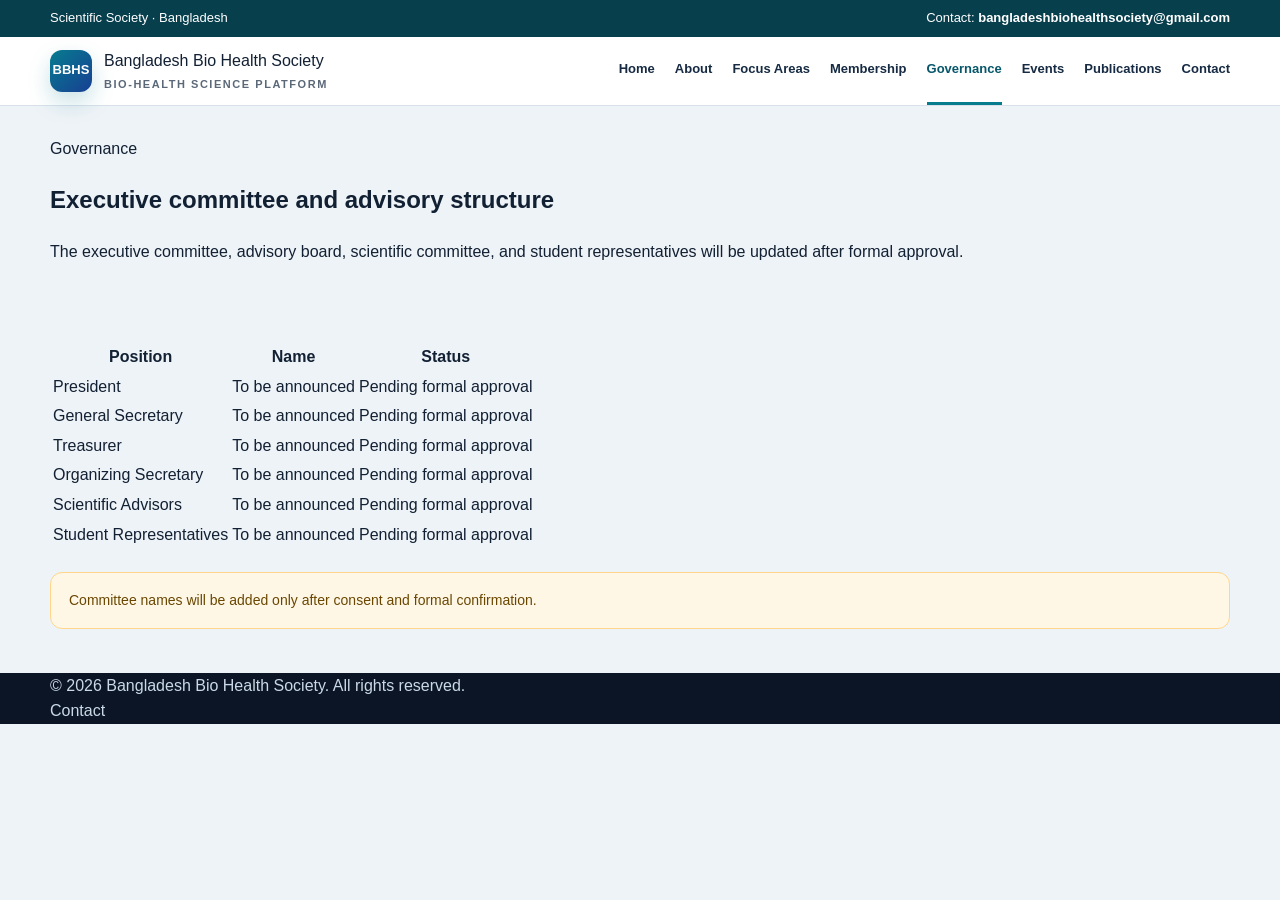
<file: governance.html>
<!doctype html>
<html lang="en">
<head>
  <meta charset="utf-8">
  <meta name="viewport" content="width=device-width, initial-scale=1">
  <title>Governance | Bangladesh Bio Health Society</title>
  <meta name="description" content="Executive committee and governance information.">
  <link rel="canonical" href="https://www.bangladeshbiohealthsociety.org/">
  <link rel="stylesheet" href="style.css">
</head>
<body>
<div class="topbar">
  <div class="container">
    <div>Scientific Society · Bangladesh</div>
    <div>Contact: <a href="mailto:bangladeshbiohealthsociety@gmail.com">bangladeshbiohealthsociety@gmail.com</a></div>
  </div>
</div>
<header class="site-header">
  <div class="container nav">
    <a class="brand" href="index.html" aria-label="Bangladesh Bio Health Society home">
      <span class="brand-mark">BBHS</span>
      <span>Bangladesh Bio Health Society <small>Bio-health science platform</small></span>
    </a>
    <nav class="menu" aria-label="Main navigation">
      <a class="" href="index.html">Home</a>
<a class="" href="about.html">About</a>
<a class="" href="focus.html">Focus Areas</a>
<a class="" href="membership.html">Membership</a>
<a class="active" href="governance.html">Governance</a>
<a class="" href="events.html">Events</a>
<a class="" href="publications.html">Publications</a>
<a class="" href="contact.html">Contact</a>
    </nav>
  </div>
</header>
<main>
  <section class="page-hero"><div class="container"><span class="eyebrow">Governance</span><h1>Executive committee and advisory structure</h1><p>The executive committee, advisory board, scientific committee, and student representatives will be updated after formal approval.</p></div></section>
  <section><div class="container"><div class="table-wrap"><table><thead><tr><th>Position</th><th>Name</th><th>Status</th></tr></thead><tbody>
    <tr><td>President</td><td>To be announced</td><td>Pending formal approval</td></tr>
    <tr><td>General Secretary</td><td>To be announced</td><td>Pending formal approval</td></tr>
    <tr><td>Treasurer</td><td>To be announced</td><td>Pending formal approval</td></tr>
    <tr><td>Organizing Secretary</td><td>To be announced</td><td>Pending formal approval</td></tr>
    <tr><td>Scientific Advisors</td><td>To be announced</td><td>Pending formal approval</td></tr>
    <tr><td>Student Representatives</td><td>To be announced</td><td>Pending formal approval</td></tr>
  </tbody></table></div><p class="notice" style="margin-top:22px;">Committee names will be added only after consent and formal confirmation.</p></div></section>
</main>
<footer>
  <div class="container">
    <div>© 2026 Bangladesh Bio Health Society. All rights reserved.</div>
    <div><a href="contact.html">Contact</a></div>
  </div>
</footer>
</body>
</html>
</file>
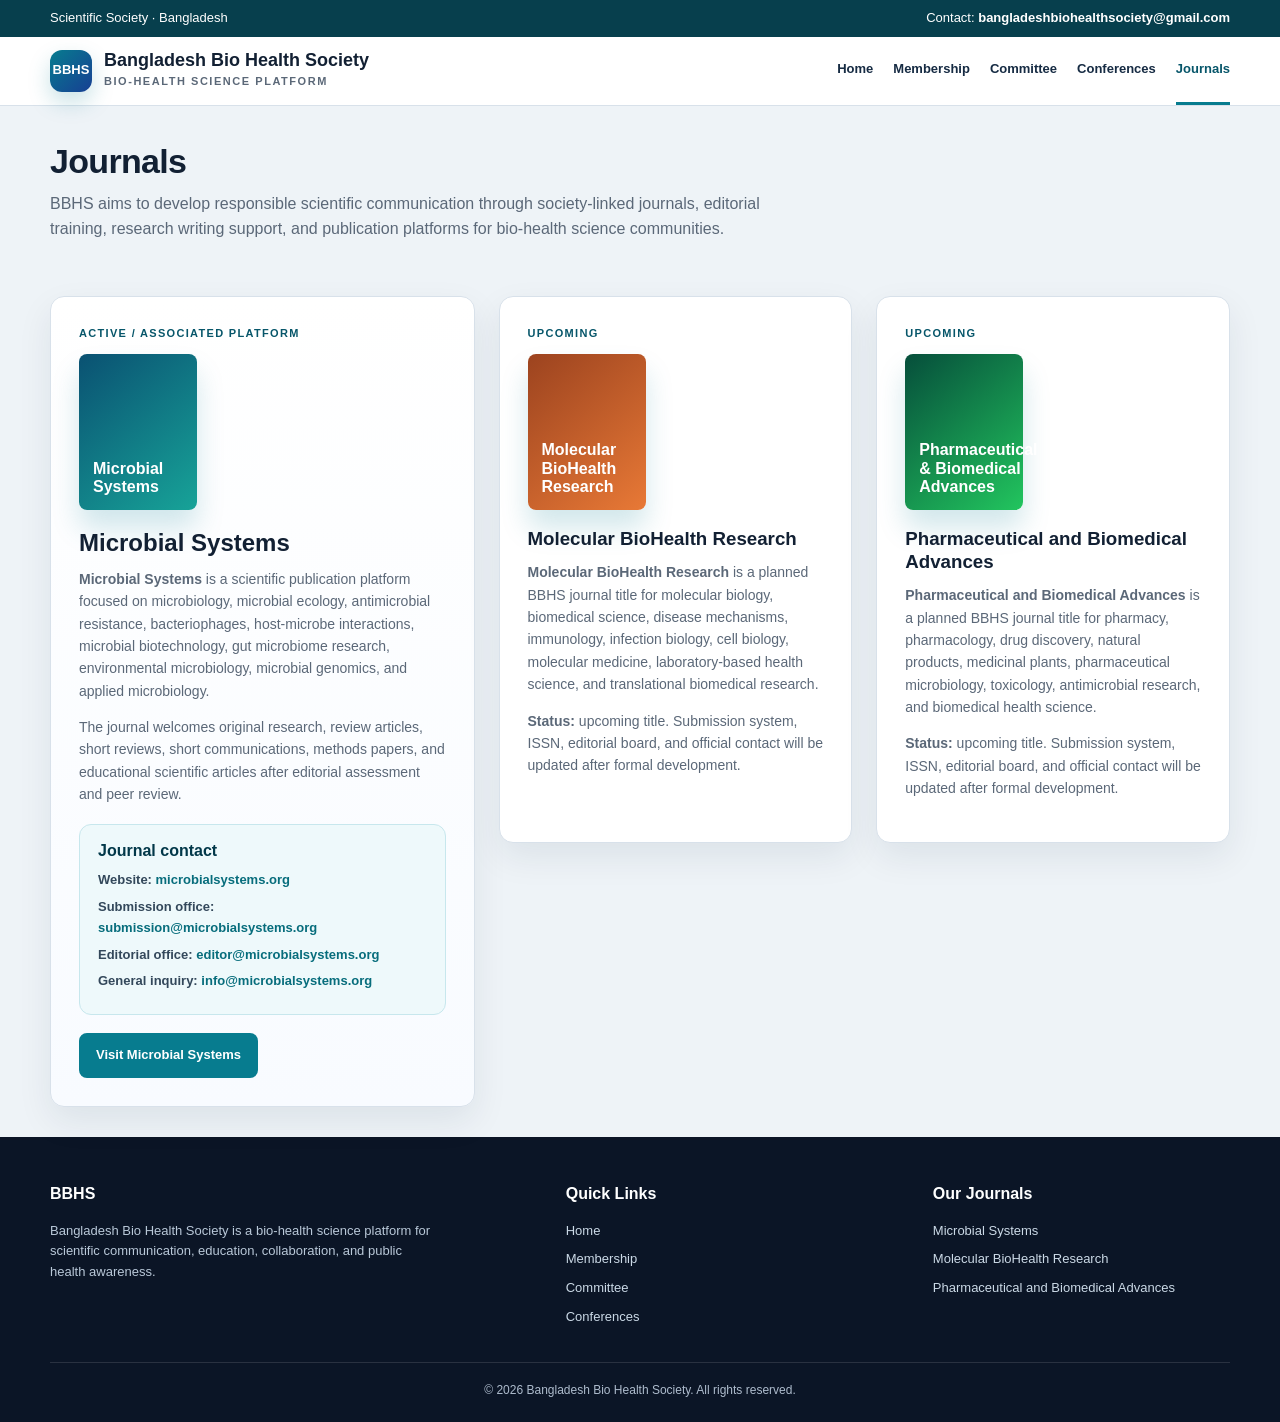
<file: journals.html>
<!doctype html>
<html lang="en">
<head>
  <meta charset="utf-8">
  <meta name="viewport" content="width=device-width, initial-scale=1">
  <title>Journals | Bangladesh Bio Health Society</title>
  <meta name="description" content="Journals and publication platforms connected with Bangladesh Bio Health Society.">
  <link rel="stylesheet" href="style.css">
</head>
<body>
<div class="topbar"><div class="container"><div>Scientific Society · Bangladesh</div><div>Contact: <a href="mailto:bangladeshbiohealthsociety@gmail.com">bangladeshbiohealthsociety@gmail.com</a></div></div></div>
<header class="site-header"><div class="container nav"><a class="brand" href="index.html"><span class="brand-mark">BBHS</span><span><strong>Bangladesh Bio Health Society</strong><small>Bio-health science platform</small></span></a><button class="nav-toggle" type="button" aria-expanded="false" aria-label="Open menu">Menu</button><nav class="menu"><a href="index.html">Home</a><a href="membership.html">Membership</a><a href="committee.html">Committee</a><a href="conferences.html">Conferences</a><a class="active" href="journals.html">Journals</a></nav></div></header>
<main>
  <section class="page-title">
    <div class="container">
      <h1>Journals</h1>
      <p>BBHS aims to develop responsible scientific communication through society-linked journals, editorial training, research writing support, and publication platforms for bio-health science communities.</p>
    </div>
  </section>

  <section>
    <div class="container journal-wrap">
      <article class="journal-card featured">
        <div class="journal-label">Active / associated platform</div>
        <div class="journal-cover">Microbial Systems</div>
        <h2>Microbial Systems</h2>
        <p><strong>Microbial Systems</strong> is a scientific publication platform focused on microbiology, microbial ecology, antimicrobial resistance, bacteriophages, host-microbe interactions, microbial biotechnology, gut microbiome research, environmental microbiology, microbial genomics, and applied microbiology.</p>
        <p>The journal welcomes original research, review articles, short reviews, short communications, methods papers, and educational scientific articles after editorial assessment and peer review.</p>
        <div class="journal-contact-box">
          <h3>Journal contact</h3>
          <p><strong>Website:</strong> <a href="https://microbialsystems.org" target="_blank" rel="noopener">microbialsystems.org</a></p>
          <p><strong>Submission office:</strong> <a href="mailto:submission@microbialsystems.org">submission@microbialsystems.org</a></p>
          <p><strong>Editorial office:</strong> <a href="mailto:editor@microbialsystems.org">editor@microbialsystems.org</a></p>
          <p><strong>General inquiry:</strong> <a href="mailto:info@microbialsystems.org">info@microbialsystems.org</a></p>
        </div>
        <a class="btn btn-primary" href="https://microbialsystems.org" target="_blank" rel="noopener">Visit Microbial Systems</a>
      </article>

      <article class="journal-card">
        <div class="journal-label">Upcoming</div>
        <div class="journal-cover orange">Molecular BioHealth Research</div>
        <h3>Molecular BioHealth Research</h3>
        <p><strong>Molecular BioHealth Research</strong> is a planned BBHS journal title for molecular biology, biomedical science, disease mechanisms, immunology, infection biology, cell biology, molecular medicine, laboratory-based health science, and translational biomedical research.</p>
        <p><strong>Status:</strong> upcoming title. Submission system, ISSN, editorial board, and official contact will be updated after formal development.</p>
      </article>

      <article class="journal-card">
        <div class="journal-label">Upcoming</div>
        <div class="journal-cover green">Pharmaceutical & Biomedical Advances</div>
        <h3>Pharmaceutical and Biomedical Advances</h3>
        <p><strong>Pharmaceutical and Biomedical Advances</strong> is a planned BBHS journal title for pharmacy, pharmacology, drug discovery, natural products, medicinal plants, pharmaceutical microbiology, toxicology, antimicrobial research, and biomedical health science.</p>
        <p><strong>Status:</strong> upcoming title. Submission system, ISSN, editorial board, and official contact will be updated after formal development.</p>
      </article>
    </div>
  </section>
</main>
<footer>
  <div class="container footer-main"><div><h3>BBHS</h3><p>Bangladesh Bio Health Society is a bio-health science platform for scientific communication, education, collaboration, and public health awareness.</p></div><div><h3>Quick Links</h3><div class="footer-links"><a href="index.html">Home</a><a href="membership.html">Membership</a><a href="committee.html">Committee</a><a href="conferences.html">Conferences</a></div></div><div><h3>Our Journals</h3><div class="footer-links"><a href="https://microbialsystems.org" target="_blank" rel="noopener">Microbial Systems</a><a href="journals.html">Molecular BioHealth Research</a><a href="journals.html">Pharmaceutical and Biomedical Advances</a></div></div></div>
  <div class="container copyright">© 2026 Bangladesh Bio Health Society. All rights reserved.</div>
</footer>
<script src="script.js"></script>
</body>
</html>
</file>
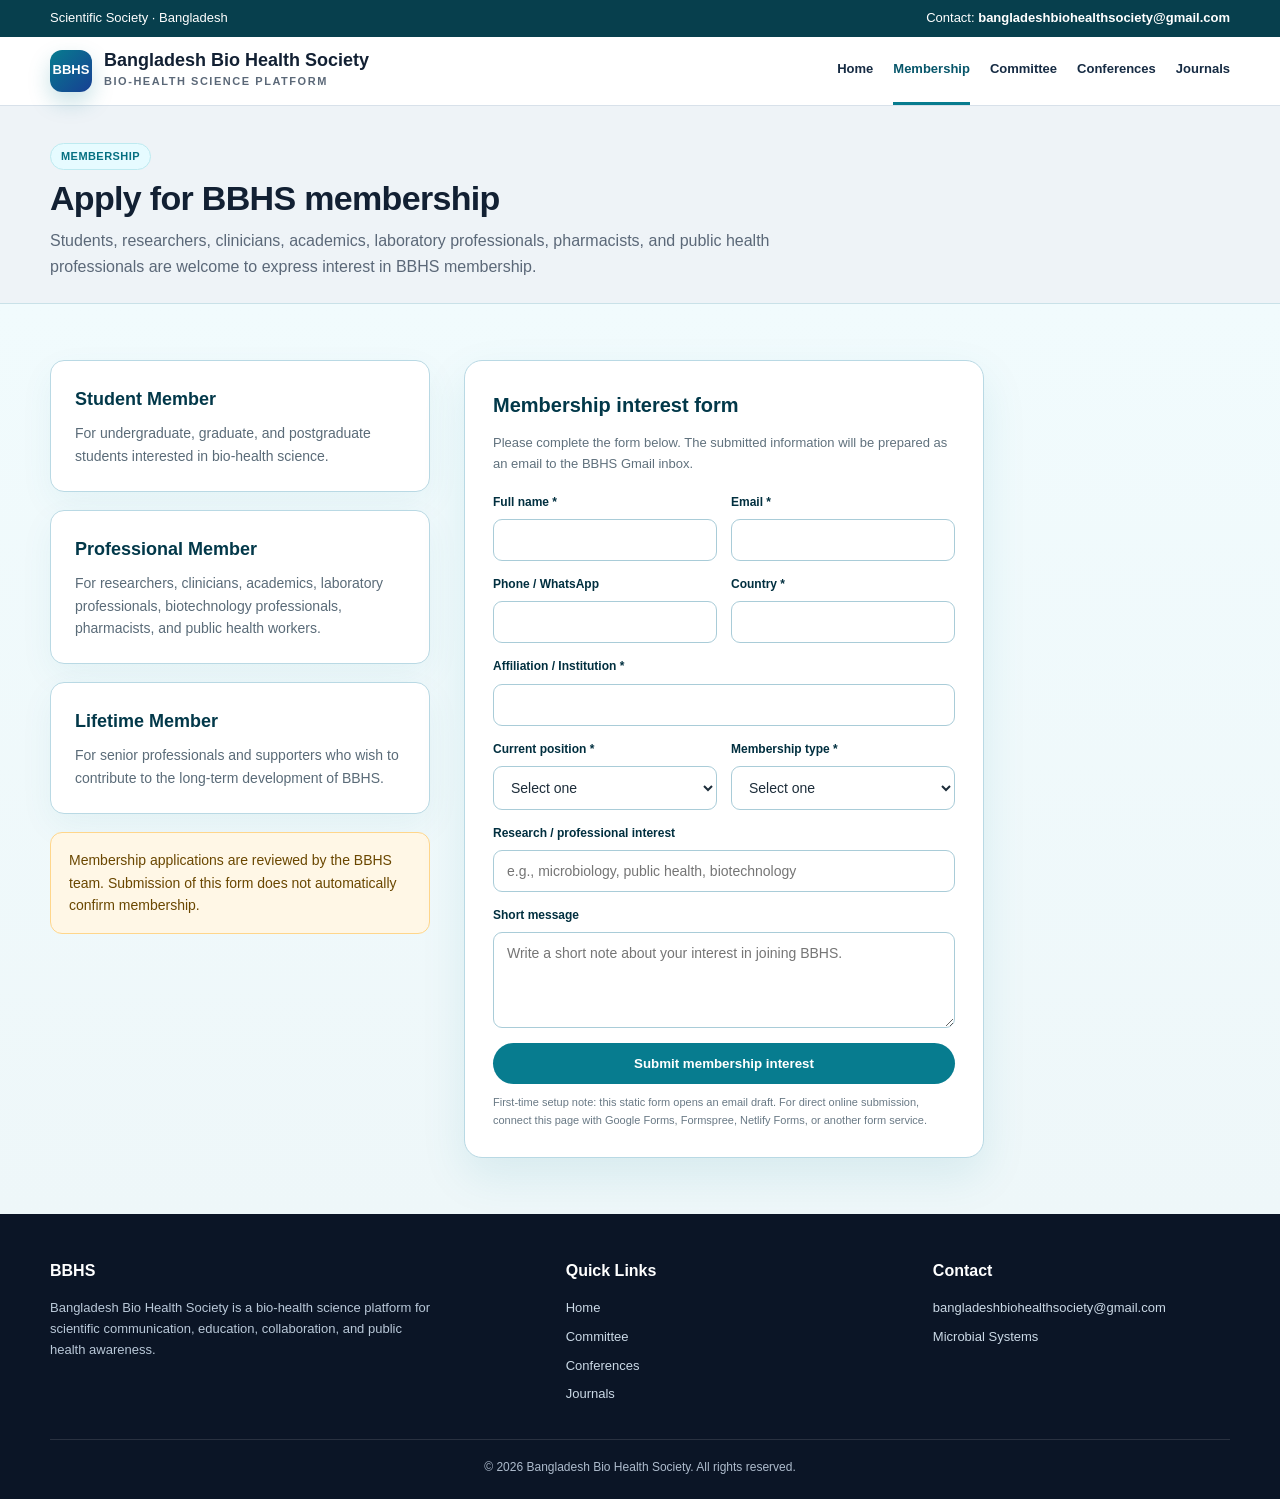
<file: membership.html>
<!doctype html>
<html lang="en">
<head>
  <meta charset="utf-8">
  <meta name="viewport" content="width=device-width, initial-scale=1">
  <title>Membership | Bangladesh Bio Health Society</title>
  <meta name="description" content="Apply for Bangladesh Bio Health Society membership.">
  <link rel="stylesheet" href="style.css">
</head>
<body>
<div class="topbar">
  <div class="container">
    <div>Scientific Society · Bangladesh</div>
    <div>Contact: <a href="mailto:bangladeshbiohealthsociety@gmail.com">bangladeshbiohealthsociety@gmail.com</a></div>
  </div>
</div>
<header class="site-header">
  <div class="container nav">
    <a class="brand" href="index.html" aria-label="Bangladesh Bio Health Society home">
      <span class="brand-mark">BBHS</span>
      <span><strong>Bangladesh Bio Health Society</strong><small>Bio-health science platform</small></span>
    </a>
    <button class="nav-toggle" type="button" aria-expanded="false" aria-label="Open menu">Menu</button>
    <nav class="menu" aria-label="Main navigation">
      <a href="index.html">Home</a>
      <a class="active" href="membership.html">Membership</a>
      <a href="committee.html">Committee</a>
      <a href="conferences.html">Conferences</a>
      <a href="journals.html">Journals</a>
    </nav>
  </div>
</header>
<main>
  <section class="page-title">
    <div class="container">
      <span class="badge">Membership</span>
      <h1>Apply for BBHS membership</h1>
      <p>Students, researchers, clinicians, academics, laboratory professionals, pharmacists, and public health professionals are welcome to express interest in BBHS membership.</p>
    </div>
  </section>

  <section class="membership-section">
    <div class="container membership-layout">
      <aside class="member-types">
        <article class="type-card">
          <h3>Student Member</h3>
          <p>For undergraduate, graduate, and postgraduate students interested in bio-health science.</p>
        </article>
        <article class="type-card">
          <h3>Professional Member</h3>
          <p>For researchers, clinicians, academics, laboratory professionals, biotechnology professionals, pharmacists, and public health workers.</p>
        </article>
        <article class="type-card">
          <h3>Lifetime Member</h3>
          <p>For senior professionals and supporters who wish to contribute to the long-term development of BBHS.</p>
        </article>
        <div class="notice">Membership applications are reviewed by the BBHS team. Submission of this form does not automatically confirm membership.</div>
      </aside>

      <section class="form-card">
        <h2>Membership interest form</h2>
        <p>Please complete the form below. The submitted information will be prepared as an email to the BBHS Gmail inbox.</p>
        <form id="membershipForm">
          <div class="form-grid">
            <div class="form-field">
              <label for="fullName">Full name *</label>
              <input id="fullName" name="fullName" type="text" required>
            </div>
            <div class="form-field">
              <label for="email">Email *</label>
              <input id="email" name="email" type="email" required>
            </div>
            <div class="form-field">
              <label for="phone">Phone / WhatsApp</label>
              <input id="phone" name="phone" type="text">
            </div>
            <div class="form-field">
              <label for="country">Country *</label>
              <input id="country" name="country" type="text" required>
            </div>
            <div class="form-field full">
              <label for="affiliation">Affiliation / Institution *</label>
              <input id="affiliation" name="affiliation" type="text" required>
            </div>
            <div class="form-field">
              <label for="position">Current position *</label>
              <select id="position" name="position" required>
                <option value="">Select one</option>
                <option>Student</option>
                <option>Researcher</option>
                <option>Teacher / Academic</option>
                <option>Clinician</option>
                <option>Pharmacist</option>
                <option>Laboratory professional</option>
                <option>Public health professional</option>
                <option>Other</option>
              </select>
            </div>
            <div class="form-field">
              <label for="membershipType">Membership type *</label>
              <select id="membershipType" name="membershipType" required>
                <option value="">Select one</option>
                <option>Student Member</option>
                <option>Professional Member</option>
                <option>Lifetime Member</option>
              </select>
            </div>
            <div class="form-field full">
              <label for="interest">Research / professional interest</label>
              <input id="interest" name="interest" type="text" placeholder="e.g., microbiology, public health, biotechnology">
            </div>
            <div class="form-field full">
              <label for="message">Short message</label>
              <textarea id="message" name="message" placeholder="Write a short note about your interest in joining BBHS."></textarea>
            </div>
          </div>
          <button class="submit-btn" type="submit">Submit membership interest</button>
          <div class="form-note">First-time setup note: this static form opens an email draft. For direct online submission, connect this page with Google Forms, Formspree, Netlify Forms, or another form service.</div>
        </form>
      </section>
    </div>
  </section>
</main>
<footer>
  <div class="container footer-main">
    <div>
      <h3>BBHS</h3>
      <p>Bangladesh Bio Health Society is a bio-health science platform for scientific communication, education, collaboration, and public health awareness.</p>
    </div>
    <div>
      <h3>Quick Links</h3>
      <div class="footer-links">
        <a href="index.html">Home</a>
        <a href="committee.html">Committee</a>
        <a href="conferences.html">Conferences</a>
        <a href="journals.html">Journals</a>
      </div>
    </div>
    <div>
      <h3>Contact</h3>
      <div class="footer-links">
        <a href="mailto:bangladeshbiohealthsociety@gmail.com">bangladeshbiohealthsociety@gmail.com</a>
        <a href="journals.html">Microbial Systems</a>
      </div>
    </div>
  </div>
  <div class="container copyright">© 2026 Bangladesh Bio Health Society. All rights reserved.</div>
</footer>
<script src="script.js"></script>
</body>
</html>
</file>
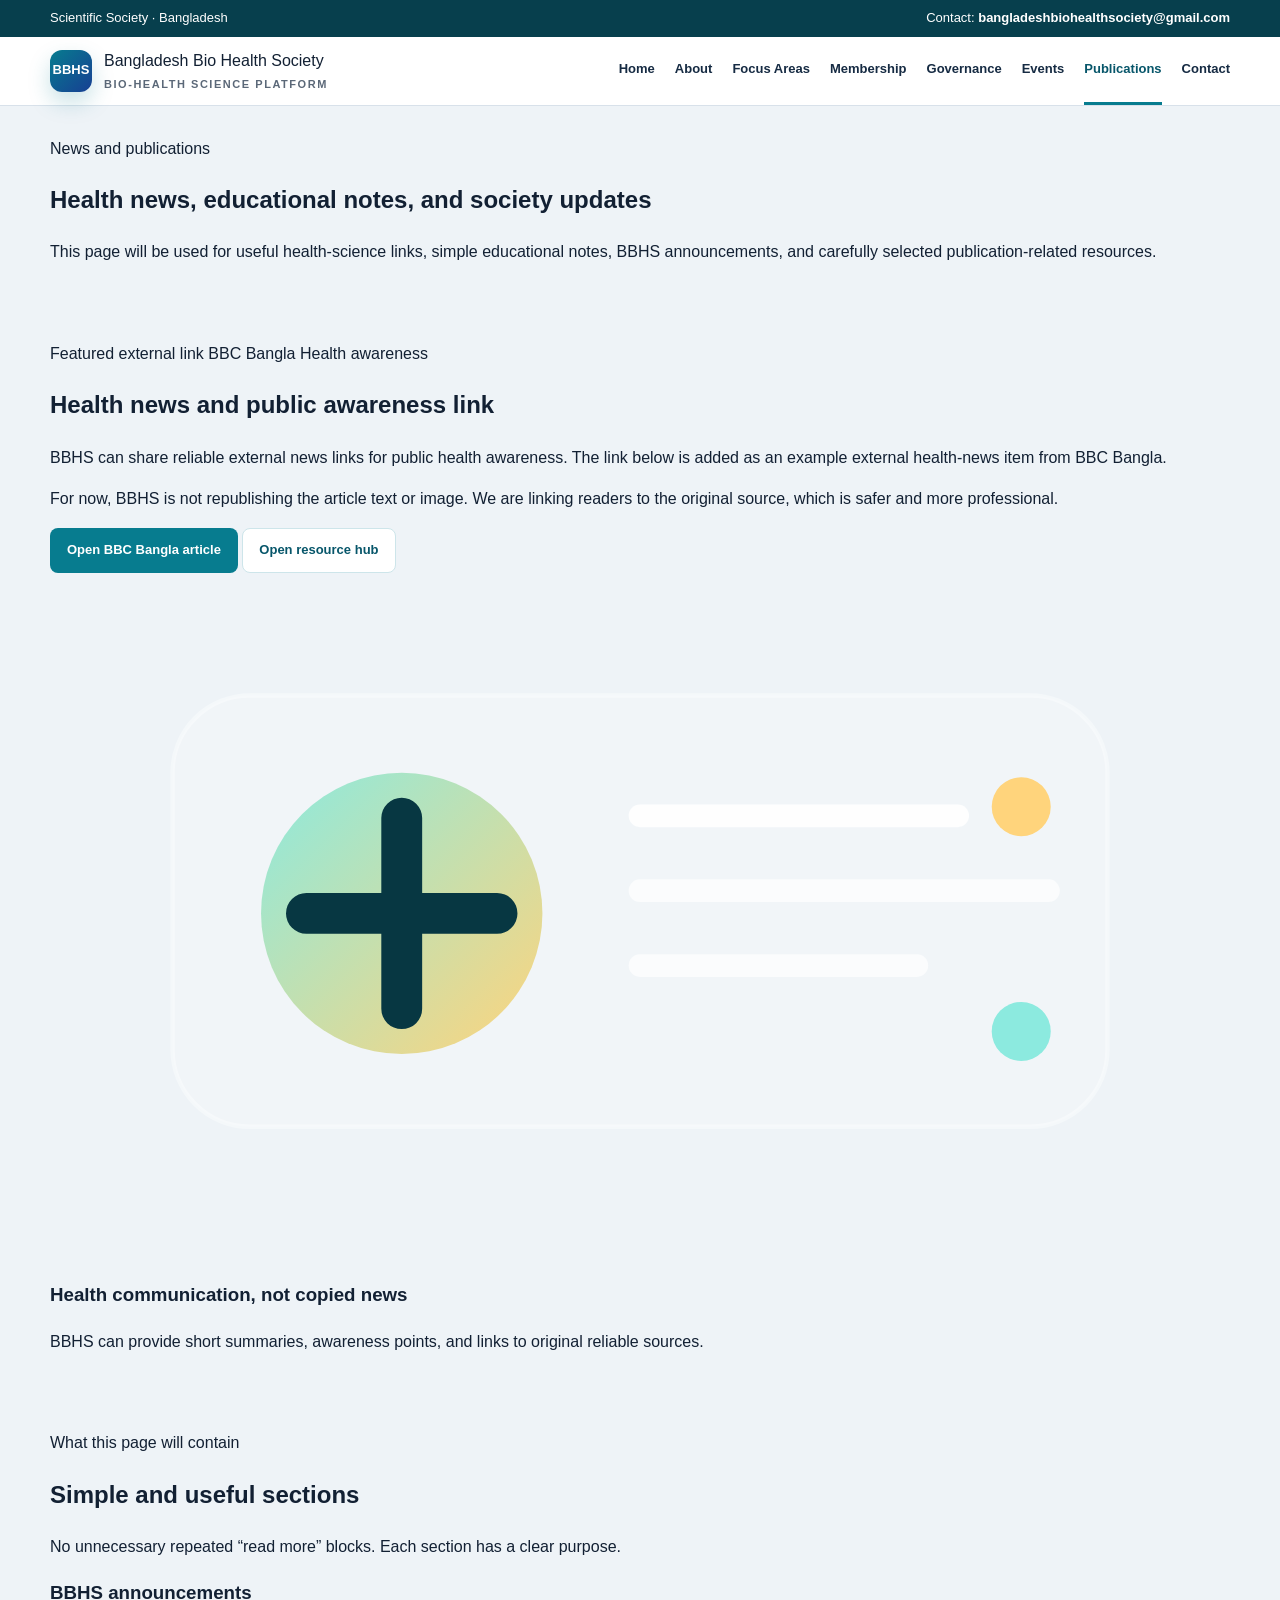
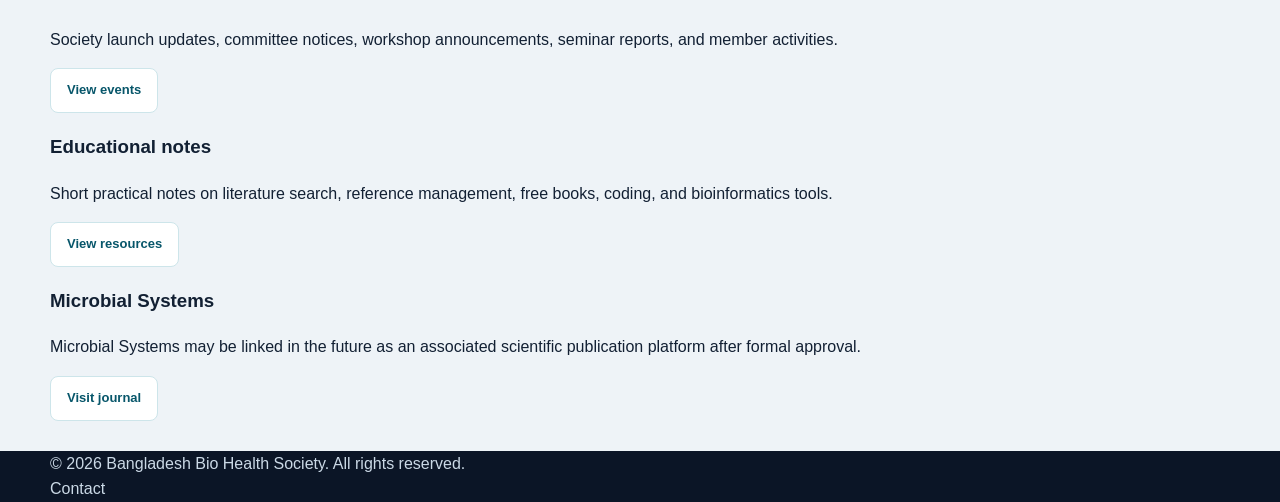
<file: publications.html>
<!doctype html>
<html lang="en">
<head>
  <meta charset="utf-8">
  <meta name="viewport" content="width=device-width, initial-scale=1">
  <title>Publications | Bangladesh Bio Health Society</title>
  <meta name="description" content="Publications and scientific communication of Bangladesh Bio Health Society.">
  <link rel="canonical" href="https://www.bangladeshbiohealthsociety.org/">
  <link rel="stylesheet" href="style.css">
</head>
<body>
<div class="topbar">
  <div class="container">
    <div>Scientific Society · Bangladesh</div>
    <div>Contact: <a href="mailto:bangladeshbiohealthsociety@gmail.com">bangladeshbiohealthsociety@gmail.com</a></div>
  </div>
</div>
<header class="site-header">
  <div class="container nav">
    <a class="brand" href="index.html" aria-label="Bangladesh Bio Health Society home">
      <span class="brand-mark">BBHS</span>
      <span>Bangladesh Bio Health Society <small>Bio-health science platform</small></span>
    </a>
    <nav class="menu" aria-label="Main navigation">
      <a class="" href="index.html">Home</a>
<a class="" href="about.html">About</a>
<a class="" href="focus.html">Focus Areas</a>
<a class="" href="membership.html">Membership</a>
<a class="" href="governance.html">Governance</a>
<a class="" href="events.html">Events</a>
<a class="active" href="publications.html">Publications</a>
<a class="" href="contact.html">Contact</a>
    </nav>
  </div>
</header>
<main>
  <section class="page-hero">
    <div class="container">
      <span class="eyebrow">News and publications</span>
      <h1>Health news, educational notes, and society updates</h1>
      <p>This page will be used for useful health-science links, simple educational notes, BBHS announcements, and carefully selected publication-related resources.</p>
    </div>
  </section>

  <section>
    <div class="container simple-news-wrap">
      <article class="simple-news-card">
        <div class="news-meta">
          <span>Featured external link</span>
          <span>BBC Bangla</span>
          <span>Health awareness</span>
        </div>
        <h2>Health news and public awareness link</h2>
        <p>BBHS can share reliable external news links for public health awareness. The link below is added as an example external health-news item from BBC Bangla.</p>
        <p>For now, BBHS is not republishing the article text or image. We are linking readers to the original source, which is safer and more professional.</p>
        <div class="btn-row">
          <a class="btn btn-primary" href="https://www.bbc.com/bengali/articles/c1w4r4qr5z8o" target="_blank" rel="noopener">Open BBC Bangla article</a>
          <a class="btn btn-light" href="resources.html">Open resource hub</a>
        </div>
      </article>

      <aside class="clean-illustration">
        <svg viewBox="0 0 520 300" aria-label="Health news illustration" role="img">
          <defs>
            <linearGradient id="bbhsn" x1="0" x2="1" y1="0" y2="1">
              <stop offset="0%" stop-color="#8ceadf"/>
              <stop offset="100%" stop-color="#ffd47c"/>
            </linearGradient>
          </defs>
          <rect x="54" y="54" width="412" height="190" rx="34" fill="rgba(255,255,255,.14)" stroke="rgba(255,255,255,.36)" stroke-width="2"/>
          <circle cx="155" cy="150" r="62" fill="url(#bbhsn)"/>
          <path d="M155 108v84M113 150h84" stroke="#073742" stroke-width="18" stroke-linecap="round"/>
          <rect x="255" y="102" width="150" height="10" rx="5" fill="#ffffff" opacity=".9"/>
          <rect x="255" y="135" width="190" height="10" rx="5" fill="#ffffff" opacity=".72"/>
          <rect x="255" y="168" width="132" height="10" rx="5" fill="#ffffff" opacity=".72"/>
          <circle cx="428" cy="103" r="13" fill="#ffd47c"/>
          <circle cx="428" cy="202" r="13" fill="#8ceadf"/>
        </svg>
        <h3>Health communication, not copied news</h3>
        <p>BBHS can provide short summaries, awareness points, and links to original reliable sources.</p>
      </aside>
    </div>
  </section>

  <section class="about-band">
    <div class="container">
      <div class="section-title">
        <div class="label">What this page will contain</div>
        <h2>Simple and useful sections</h2>
        <p>No unnecessary repeated “read more” blocks. Each section has a clear purpose.</p>
      </div>
      <div class="simple-grid">
        <article class="simple-card">
          <h3>BBHS announcements</h3>
          <p>Society launch updates, committee notices, workshop announcements, seminar reports, and member activities.</p>
          <a class="btn btn-light" href="events.html">View events</a>
        </article>
        <article class="simple-card">
          <h3>Educational notes</h3>
          <p>Short practical notes on literature search, reference management, free books, coding, and bioinformatics tools.</p>
          <a class="btn btn-light" href="resources.html">View resources</a>
        </article>
        <article class="simple-card">
          <h3>Microbial Systems</h3>
          <p>Microbial Systems may be linked in the future as an associated scientific publication platform after formal approval.</p>
          <a class="btn btn-light" href="https://microbialsystems.org" target="_blank" rel="noopener">Visit journal</a>
        </article>
      </div>
    </div>
  </section>
</main>
<footer>
  <div class="container">
    <div>© 2026 Bangladesh Bio Health Society. All rights reserved.</div>
    <div><a href="contact.html">Contact</a></div>
  </div>
</footer>
</body>
</html>
</file>
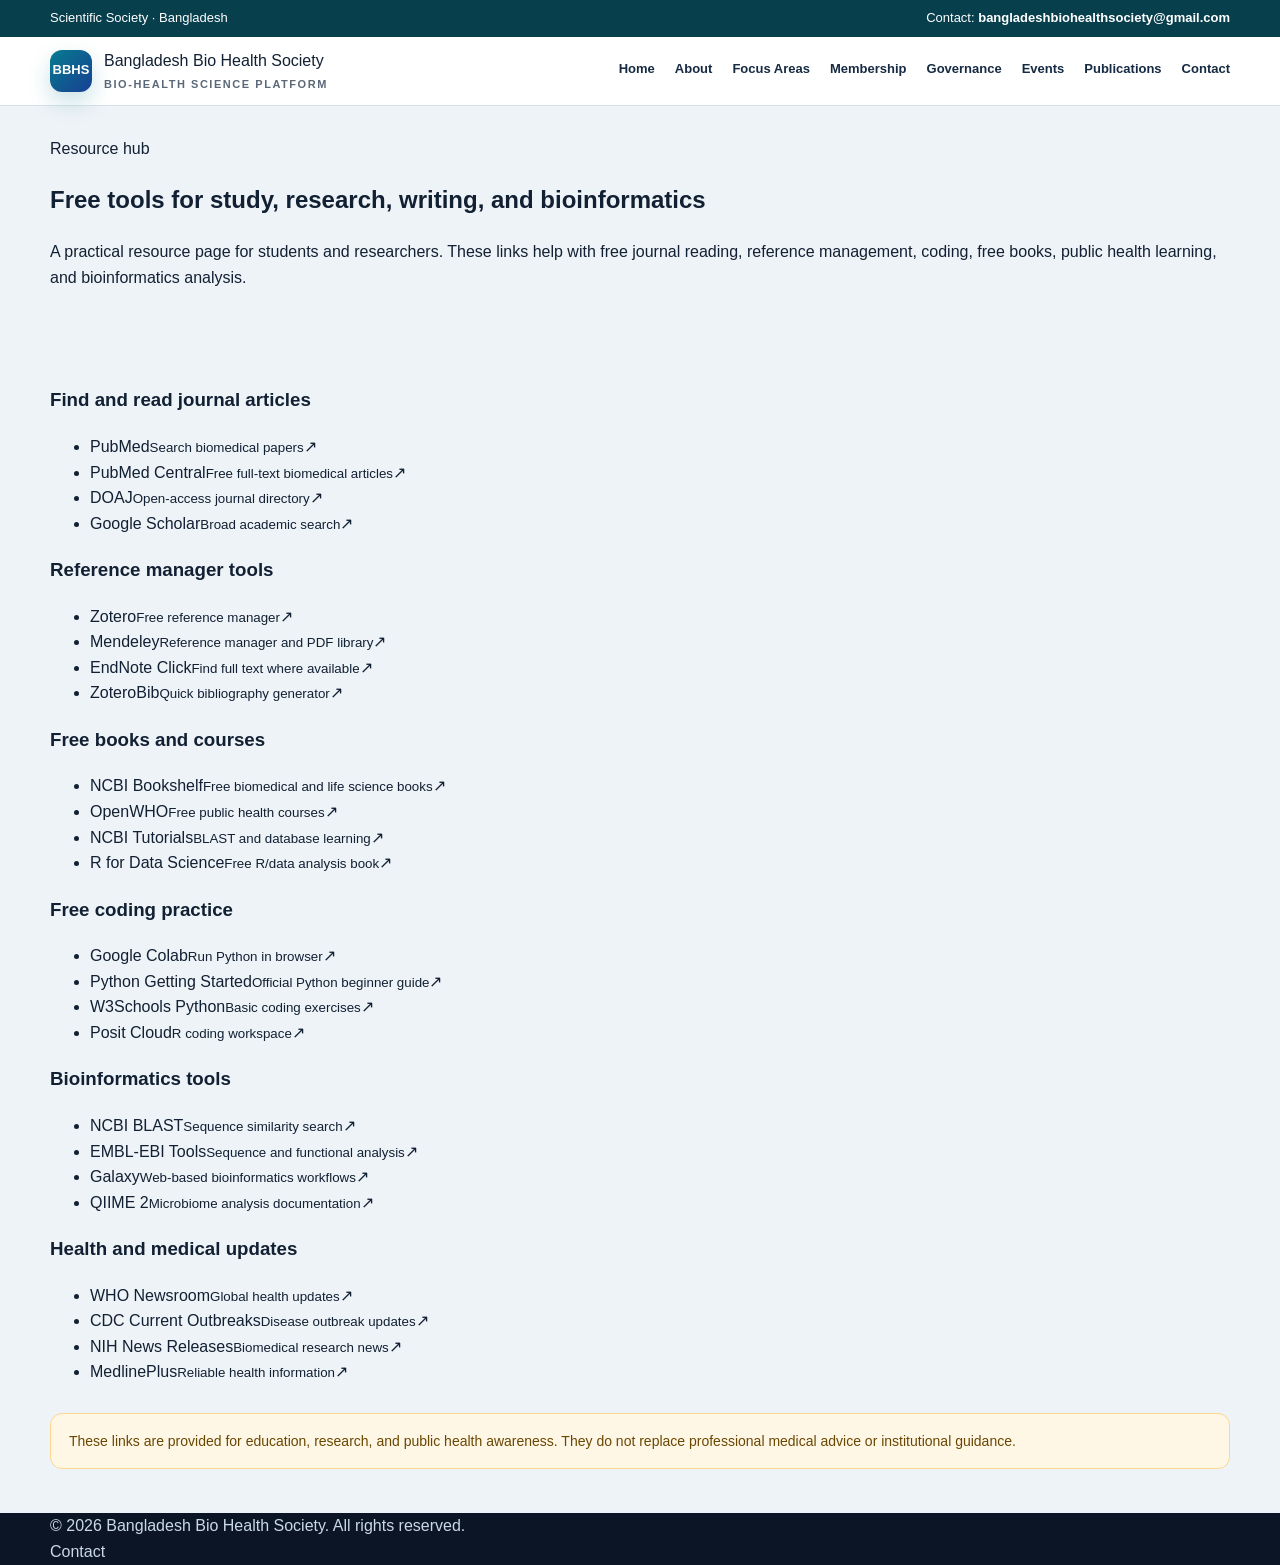
<file: resources.html>
<!doctype html>
<html lang="en">
<head>
  <meta charset="utf-8">
  <meta name="viewport" content="width=device-width, initial-scale=1">
  <title>Resources | Bangladesh Bio Health Society</title>
  <meta name="description" content="Educational resources and health updates for Bangladesh Bio Health Society.">
  <link rel="canonical" href="https://www.bangladeshbiohealthsociety.org/">
  <link rel="stylesheet" href="style.css">
</head>
<body>
<div class="topbar">
  <div class="container">
    <div>Scientific Society · Bangladesh</div>
    <div>Contact: <a href="mailto:bangladeshbiohealthsociety@gmail.com">bangladeshbiohealthsociety@gmail.com</a></div>
  </div>
</div>
<header class="site-header">
  <div class="container nav">
    <a class="brand" href="index.html" aria-label="Bangladesh Bio Health Society home">
      <span class="brand-mark">BBHS</span>
      <span>Bangladesh Bio Health Society <small>Bio-health science platform</small></span>
    </a>
    <nav class="menu" aria-label="Main navigation">
      <a class="" href="index.html">Home</a>
<a class="" href="about.html">About</a>
<a class="" href="focus.html">Focus Areas</a>
<a class="" href="membership.html">Membership</a>
<a class="" href="governance.html">Governance</a>
<a class="" href="events.html">Events</a>
<a class="" href="publications.html">Publications</a>
<a class="" href="contact.html">Contact</a>
    </nav>
  </div>
</header>
<main>
  <section class="page-hero">
    <div class="container">
      <span class="eyebrow">Resource hub</span>
      <h1>Free tools for study, research, writing, and bioinformatics</h1>
      <p>A practical resource page for students and researchers. These links help with free journal reading, reference management, coding, free books, public health learning, and bioinformatics analysis.</p>
    </div>
  </section>

  <section>
    <div class="container resource-simple">
      <div class="resource-card">
        <h3>Find and read journal articles</h3>
        <ul class="link-list">
          <li><a href="https://pubmed.ncbi.nlm.nih.gov/" target="_blank" rel="noopener"><span>PubMed<small>Search biomedical papers</small></span>↗</a></li>
          <li><a href="https://pmc.ncbi.nlm.nih.gov/" target="_blank" rel="noopener"><span>PubMed Central<small>Free full-text biomedical articles</small></span>↗</a></li>
          <li><a href="https://doaj.org/" target="_blank" rel="noopener"><span>DOAJ<small>Open-access journal directory</small></span>↗</a></li>
          <li><a href="https://scholar.google.com/" target="_blank" rel="noopener"><span>Google Scholar<small>Broad academic search</small></span>↗</a></li>
        </ul>
      </div>

      <div class="resource-card">
        <h3>Reference manager tools</h3>
        <ul class="link-list">
          <li><a href="https://www.zotero.org/" target="_blank" rel="noopener"><span>Zotero<small>Free reference manager</small></span>↗</a></li>
          <li><a href="https://www.mendeley.com/" target="_blank" rel="noopener"><span>Mendeley<small>Reference manager and PDF library</small></span>↗</a></li>
          <li><a href="https://click.endnote.com/" target="_blank" rel="noopener"><span>EndNote Click<small>Find full text where available</small></span>↗</a></li>
          <li><a href="https://zbib.org/" target="_blank" rel="noopener"><span>ZoteroBib<small>Quick bibliography generator</small></span>↗</a></li>
        </ul>
      </div>

      <div class="resource-card">
        <h3>Free books and courses</h3>
        <ul class="link-list">
          <li><a href="https://www.ncbi.nlm.nih.gov/books/" target="_blank" rel="noopener"><span>NCBI Bookshelf<small>Free biomedical and life science books</small></span>↗</a></li>
          <li><a href="https://openwho.org/" target="_blank" rel="noopener"><span>OpenWHO<small>Free public health courses</small></span>↗</a></li>
          <li><a href="https://www.ncbi.nlm.nih.gov/home/tutorials/" target="_blank" rel="noopener"><span>NCBI Tutorials<small>BLAST and database learning</small></span>↗</a></li>
          <li><a href="https://r4ds.hadley.nz/" target="_blank" rel="noopener"><span>R for Data Science<small>Free R/data analysis book</small></span>↗</a></li>
        </ul>
      </div>

      <div class="resource-card">
        <h3>Free coding practice</h3>
        <ul class="link-list">
          <li><a href="https://colab.research.google.com/" target="_blank" rel="noopener"><span>Google Colab<small>Run Python in browser</small></span>↗</a></li>
          <li><a href="https://www.python.org/about/gettingstarted/" target="_blank" rel="noopener"><span>Python Getting Started<small>Official Python beginner guide</small></span>↗</a></li>
          <li><a href="https://www.w3schools.com/python/" target="_blank" rel="noopener"><span>W3Schools Python<small>Basic coding exercises</small></span>↗</a></li>
          <li><a href="https://posit.cloud/" target="_blank" rel="noopener"><span>Posit Cloud<small>R coding workspace</small></span>↗</a></li>
        </ul>
      </div>

      <div class="resource-card">
        <h3>Bioinformatics tools</h3>
        <ul class="link-list">
          <li><a href="https://blast.ncbi.nlm.nih.gov/" target="_blank" rel="noopener"><span>NCBI BLAST<small>Sequence similarity search</small></span>↗</a></li>
          <li><a href="https://www.ebi.ac.uk/Tools/" target="_blank" rel="noopener"><span>EMBL-EBI Tools<small>Sequence and functional analysis</small></span>↗</a></li>
          <li><a href="https://usegalaxy.org/" target="_blank" rel="noopener"><span>Galaxy<small>Web-based bioinformatics workflows</small></span>↗</a></li>
          <li><a href="https://docs.qiime2.org/" target="_blank" rel="noopener"><span>QIIME 2<small>Microbiome analysis documentation</small></span>↗</a></li>
        </ul>
      </div>

      <div class="resource-card">
        <h3>Health and medical updates</h3>
        <ul class="link-list">
          <li><a href="https://www.who.int/news-room" target="_blank" rel="noopener"><span>WHO Newsroom<small>Global health updates</small></span>↗</a></li>
          <li><a href="https://www.cdc.gov/outbreaks/index.html" target="_blank" rel="noopener"><span>CDC Current Outbreaks<small>Disease outbreak updates</small></span>↗</a></li>
          <li><a href="https://www.nih.gov/news-events/news-releases" target="_blank" rel="noopener"><span>NIH News Releases<small>Biomedical research news</small></span>↗</a></li>
          <li><a href="https://medlineplus.gov/" target="_blank" rel="noopener"><span>MedlinePlus<small>Reliable health information</small></span>↗</a></li>
        </ul>
      </div>
    </div>

    <div class="container" style="margin-top:28px;">
      <p class="notice">These links are provided for education, research, and public health awareness. They do not replace professional medical advice or institutional guidance.</p>
    </div>
  </section>
</main>
<footer>
  <div class="container">
    <div>© 2026 Bangladesh Bio Health Society. All rights reserved.</div>
    <div><a href="contact.html">Contact</a></div>
  </div>
</footer>
</body>
</html>
</file>
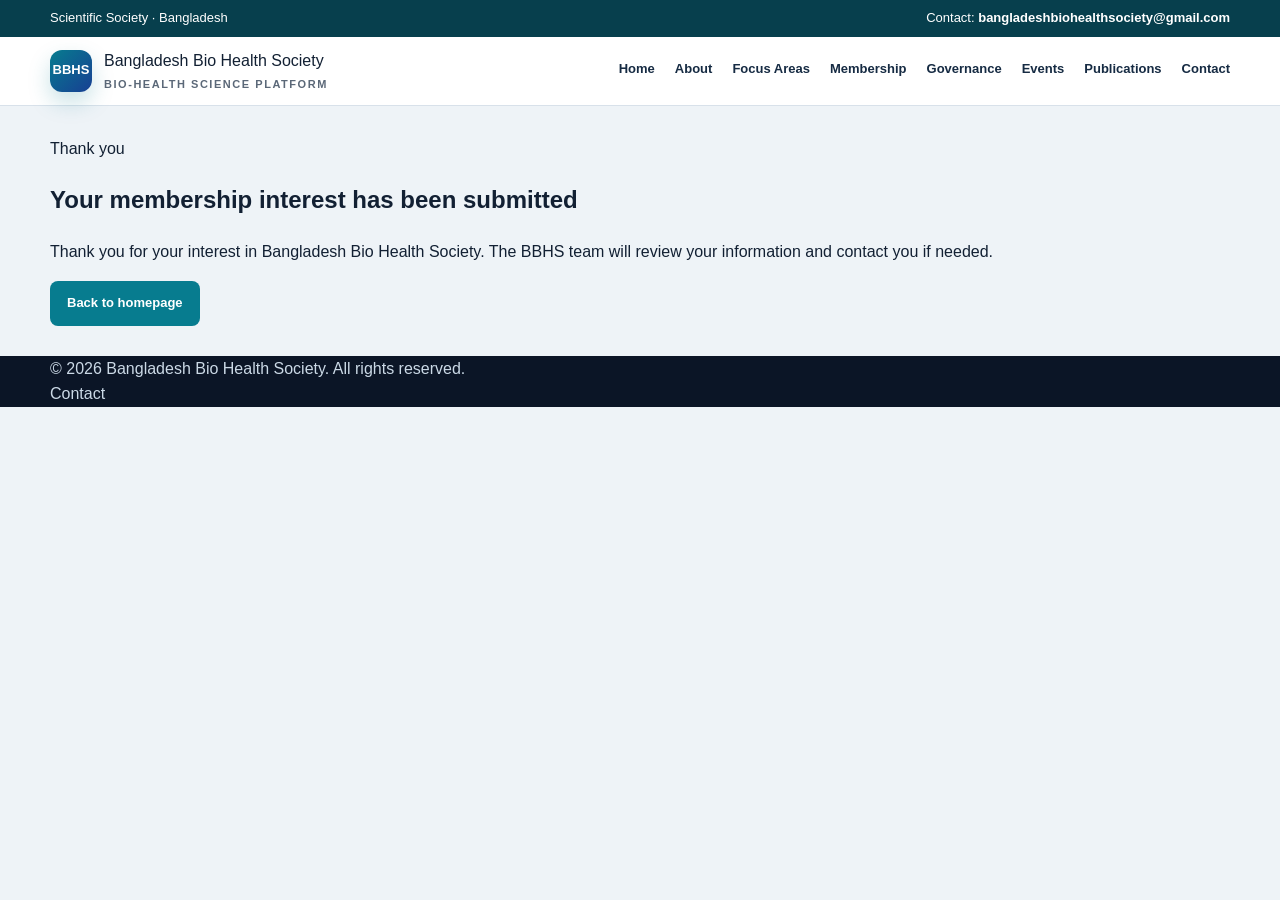
<file: thank-you.html>
<!doctype html>
<html lang="en">
<head>
  <meta charset="utf-8">
  <meta name="viewport" content="width=device-width, initial-scale=1">
  <title>Thank you | Bangladesh Bio Health Society</title>
  <meta name="description" content="Membership submission thank you page.">
  <link rel="canonical" href="https://www.bangladeshbiohealthsociety.org/">
  <link rel="stylesheet" href="style.css">
</head>
<body>
<div class="topbar">
  <div class="container">
    <div>Scientific Society · Bangladesh</div>
    <div>Contact: <a href="mailto:bangladeshbiohealthsociety@gmail.com">bangladeshbiohealthsociety@gmail.com</a></div>
  </div>
</div>
<header class="site-header">
  <div class="container nav">
    <a class="brand" href="index.html" aria-label="Bangladesh Bio Health Society home">
      <span class="brand-mark">BBHS</span>
      <span>Bangladesh Bio Health Society <small>Bio-health science platform</small></span>
    </a>
    <nav class="menu" aria-label="Main navigation">
      <a class="" href="index.html">Home</a>
<a class="" href="about.html">About</a>
<a class="" href="focus.html">Focus Areas</a>
<a class="" href="membership.html">Membership</a>
<a class="" href="governance.html">Governance</a>
<a class="" href="events.html">Events</a>
<a class="" href="publications.html">Publications</a>
<a class="" href="contact.html">Contact</a>
    </nav>
  </div>
</header>
<main>
  <section class="page-hero">
    <div class="container">
      <span class="eyebrow">Thank you</span>
      <h1>Your membership interest has been submitted</h1>
      <p>Thank you for your interest in Bangladesh Bio Health Society. The BBHS team will review your information and contact you if needed.</p>
      <a class="btn btn-primary" href="index.html">Back to homepage</a>
    </div>
  </section>
</main>
<footer>
  <div class="container">
    <div>© 2026 Bangladesh Bio Health Society. All rights reserved.</div>
    <div><a href="contact.html">Contact</a></div>
  </div>
</footer>
</body>
</html>
</file>
<file: style.css>
:root{
  --blue:#173f93;
  --blue-dark:#0c2457;
  --navy:#0b1526;
  --teal:#077c8f;
  --teal-dark:#07566a;
  --bg:#eef3f7;
  --card:#ffffff;
  --text:#122033;
  --muted:#5b6878;
  --line:#d8e1ea;
  --soft:#f7fafc;
  --gold:#f2bd4b;
  --shadow:0 14px 35px rgba(17,35,58,.08);
}
*{box-sizing:border-box}
html{scroll-behavior:smooth}
body{margin:0;font-family:Arial,Helvetica,sans-serif;background:var(--bg);color:var(--text);line-height:1.6}
a{color:inherit;text-decoration:none}
a:hover{text-decoration:underline}
.container{width:min(1180px,calc(100% - 48px));margin:0 auto}
.topbar{background:#073f4d;color:#fff;font-size:13px}
.topbar .container{display:flex;justify-content:space-between;gap:18px;padding:8px 0}
.topbar a{color:#fff;font-weight:700}
.site-header{background:#fff;border-bottom:1px solid var(--line);position:sticky;top:0;z-index:10}
.nav{min-height:64px;display:flex;align-items:center;justify-content:space-between;gap:20px}
.brand{display:flex;align-items:center;gap:12px;text-decoration:none;color:var(--text)}
.brand:hover{text-decoration:none}
.brand-mark{width:42px;height:42px;border-radius:12px;background:linear-gradient(135deg,var(--teal),var(--blue));color:#fff;display:grid;place-items:center;font-weight:800;font-size:13px;box-shadow:0 10px 22px rgba(7,124,143,.22)}
.brand strong{display:block;font-size:18px;line-height:1.05}
.brand small{display:block;font-size:11px;letter-spacing:.14em;text-transform:uppercase;color:var(--muted);font-weight:700;margin-top:3px}
.menu{display:flex;align-items:center;gap:20px;font-size:13px;font-weight:700}
.menu a{padding:22px 0;border-bottom:3px solid transparent;color:#162b43;text-decoration:none}
.menu a.active,.menu a:hover{color:var(--teal-dark);border-bottom-color:var(--teal);text-decoration:none}
.nav-toggle{display:none;border:1px solid var(--line);background:#fff;border-radius:8px;padding:8px 12px;font-weight:700;color:var(--text)}
.hero{background:linear-gradient(rgba(18,44,103,.78),rgba(18,44,103,.78)),radial-gradient(circle at 20% 10%,rgba(255,255,255,.35),transparent 24%),linear-gradient(120deg,#1b4ea4,#3f6fb3);color:#fff;border-bottom:1px solid rgba(255,255,255,.18)}
.hero .container{padding:54px 0 62px}
.hero h1{margin:0 0 12px;max-width:850px;font-size:35px;line-height:1.14;letter-spacing:-.02em}
.hero p{margin:0;max-width:780px;font-size:16px;color:rgba(255,255,255,.88)}
.page-title{padding:36px 0 24px}
.page-title h1{margin:0;font-size:34px;line-height:1.15;letter-spacing:-.02em}
.page-title p{max-width:760px;margin:10px 0 0;color:var(--muted)}
section{padding:30px 0}
.home-main{background:var(--bg)}
.content-box{background:transparent;max-width:930px}
.content-box h2{font-size:23px;margin:0 0 12px;line-height:1.2}
.content-box p{font-size:15px;margin:0 0 16px;color:#243347}
.contact-block{margin-top:36px}
.contact-block h3,.home-conferences h3{margin:0 0 16px;font-size:16px}
.contact-lines{font-size:14px;color:#25364a}
.contact-lines div{margin:4px 0}
.home-conferences{margin-top:38px;max-width:1000px}
.conference-row{display:grid;grid-template-columns:1fr 1fr;gap:24px}
.conference-card{display:grid;grid-template-columns:150px 1fr;background:#fff;min-height:150px;border:1px solid var(--line);box-shadow:0 4px 18px rgba(17,35,58,.04)}
.conference-date{padding:18px;color:#fff;background:linear-gradient(160deg,#6d5dfc,#334eea);display:flex;flex-direction:column;justify-content:center;gap:10px}
.conference-date.teal{background:linear-gradient(160deg,#08b6a5,#078a88)}
.date-pill{display:inline-block;background:#fff;color:#23335f;border-radius:7px;padding:5px 8px;font-size:11px;font-weight:700;align-self:flex-start}
.conference-date strong{font-size:18px;line-height:1.25}
.conference-body{padding:18px 20px;font-size:14px;color:#314257}
.badge{display:inline-block;background:#e6fbff;color:#067082;border:1px solid #bdeaf0;border-radius:999px;padding:4px 10px;font-size:11px;font-weight:800;text-transform:uppercase;letter-spacing:.04em;margin-bottom:9px}
.view-more{display:block;text-align:center;margin:24px auto 0;color:var(--blue);font-size:13px;font-weight:800}
.card-grid{display:grid;grid-template-columns:repeat(3,1fr);gap:24px}
.card{background:#fff;border:1px solid var(--line);border-radius:12px;padding:26px;box-shadow:var(--shadow)}
.card h2,.card h3{margin:0 0 10px;line-height:1.25}
.card p{margin:0 0 12px;color:var(--muted);font-size:14px}
.member-grid{display:grid;grid-template-columns:repeat(3,1fr);gap:24px;margin-top:10px}
.member-card{background:#fff;border:1px solid var(--line);border-radius:10px;padding:28px 18px;text-align:center;min-height:245px;box-shadow:0 8px 26px rgba(17,35,58,.05)}
.avatar{width:82px;height:82px;border-radius:50%;margin:0 auto 16px;background:linear-gradient(135deg,#dbeafe,#b6f3ee);border:4px solid #f6fbff;display:grid;place-items:center;color:var(--teal-dark);font-weight:800;font-size:20px}
.member-card h3{font-size:16px;margin:0 0 5px}
.member-card .role{font-size:12px;font-weight:800;color:var(--blue);margin-bottom:8px}
.member-card p{font-size:13px;color:var(--muted);margin:0 0 12px}
.load-btn{display:block;margin:26px auto 0;border:none;background:var(--blue);color:#fff;border-radius:8px;padding:11px 20px;font-weight:800;cursor:pointer}
.journal-wrap{display:grid;grid-template-columns:1.2fr 1fr 1fr;gap:24px;align-items:stretch}
.journal-card{background:#fff;border:1px solid var(--line);border-radius:14px;padding:28px;box-shadow:var(--shadow);position:relative;overflow:hidden}
.journal-card.featured{grid-row:span 2;background:linear-gradient(180deg,#fff,#f8fbff)}
.journal-label{font-size:11px;letter-spacing:.12em;text-transform:uppercase;font-weight:900;color:var(--teal-dark);margin-bottom:12px}
.journal-cover{width:118px;height:156px;border-radius:8px;background:linear-gradient(140deg,#0a5172,#17a398);color:#fff;display:flex;align-items:flex-end;padding:14px;font-weight:900;line-height:1.15;margin-bottom:18px;box-shadow:0 18px 28px rgba(7,124,143,.18)}
.journal-cover.orange{background:linear-gradient(140deg,#9c431f,#e87936)}
.journal-cover.green{background:linear-gradient(140deg,#064e3b,#22c55e)}
.journal-card h2,.journal-card h3{margin:0 0 10px;line-height:1.22}
.journal-card p{color:var(--muted);font-size:14px;margin:0 0 14px}
.btn{display:inline-flex;align-items:center;justify-content:center;border-radius:8px;padding:11px 16px;font-weight:800;font-size:13px;border:1px solid transparent;text-decoration:none;cursor:pointer}
.btn:hover{text-decoration:none}
.btn-primary{background:var(--teal);color:#fff}
.btn-dark{background:var(--blue);color:#fff}
.btn-light{background:#fff;color:var(--teal-dark);border-color:#cde5ea}
.notice{background:#fff7e6;border:1px solid #ffd68b;color:#6a4700;border-radius:12px;padding:16px 18px;font-size:14px}
/* membership page: kept in the earlier simple form style */
.membership-section{background:linear-gradient(180deg,#f1fbfd,#eef7f9);border-top:1px solid #c9e1e8;padding:56px 0}
.membership-layout{display:grid;grid-template-columns:380px 1fr;gap:34px;align-items:start}
.member-types{display:grid;gap:18px}
.type-card{background:#fff;border:1px solid #b9d9e4;border-radius:14px;padding:24px;min-height:132px;box-shadow:0 12px 34px rgba(7,124,143,.06)}
.type-card h3{margin:0 0 8px;font-size:18px;color:#023849}
.type-card p{margin:0;color:#5a6b78;font-size:14px}
.form-card{background:#fff;border:1px solid #b9d9e4;border-radius:18px;padding:28px;box-shadow:0 18px 45px rgba(7,124,143,.10);max-width:520px}
.form-card h2{margin:0 0 12px;font-size:20px;color:#023849}
.form-card p{margin:0 0 18px;color:#60717d;font-size:13px}
.form-grid{display:grid;grid-template-columns:1fr 1fr;gap:14px}
.form-field{display:flex;flex-direction:column;gap:7px}
.form-field.full{grid-column:1/-1}
label{font-size:12px;font-weight:900;color:#012f3f}
input,select,textarea{width:100%;border:1px solid #a9ccd8;border-radius:9px;padding:12px 13px;font-family:inherit;font-size:14px;color:#1d2d3a;background:#fff}
textarea{min-height:96px;resize:vertical}
.submit-btn{width:100%;margin-top:15px;background:var(--teal);color:#fff;border:none;border-radius:999px;padding:13px 18px;font-weight:900;cursor:pointer}
.form-note{font-size:11px;color:#697985;margin-top:10px}
footer{background:var(--navy);color:#cbd9e6;margin-top:0}
.footer-main{display:grid;grid-template-columns:1.35fr .9fr .9fr;gap:70px;padding:44px 0 34px;border-bottom:1px solid rgba(255,255,255,.12)}
footer h3{color:#fff;margin:0 0 14px;font-size:16px}
footer p{margin:0;color:#b9c8d8;font-size:13px;max-width:390px}
.footer-links{display:grid;gap:8px;font-size:13px}
.footer-links a{color:#cbd9e6}
.copyright{text-align:center;font-size:12px;color:#aebccd;padding:18px 0 22px}
.hidden-members{display:none}
@media (max-width:920px){
  .container{width:min(100% - 30px,1180px)}
  .nav{align-items:flex-start;padding:12px 0;flex-wrap:wrap}
  .nav-toggle{display:block;margin-top:4px}
  .menu{display:none;width:100%;flex-direction:column;align-items:flex-start;gap:0;border-top:1px solid var(--line);padding-top:8px}
  .menu.open{display:flex}
  .menu a{padding:11px 0;border-bottom:0}
  .hero .container{padding:42px 0}
  .hero h1,.page-title h1{font-size:28px}
  .conference-row,.member-grid,.card-grid,.journal-wrap,.membership-layout,.footer-main{grid-template-columns:1fr}
  .conference-card{grid-template-columns:1fr}
  .membership-layout{gap:22px}
  .form-card{max-width:100%}
}
@media (max-width:620px){
  .topbar .container{display:block;text-align:left}
  .brand strong{font-size:15px}
  .brand small{font-size:9px;letter-spacing:.1em}
  .form-grid{grid-template-columns:1fr}
  .page-title{padding-top:28px}
}

.journal-contact-box{background:#eef9fb;border:1px solid #c7e7ed;border-radius:12px;padding:16px 18px;margin:18px 0;color:#123044}
.journal-contact-box h3{margin:0 0 10px;font-size:16px;color:#023849}
.journal-contact-box p{margin:6px 0;color:#33485b;font-size:13px}
.journal-contact-box a{color:#076d7c;font-weight:800;text-decoration:none}
.journal-contact-box a:hover{text-decoration:underline}
</file>
